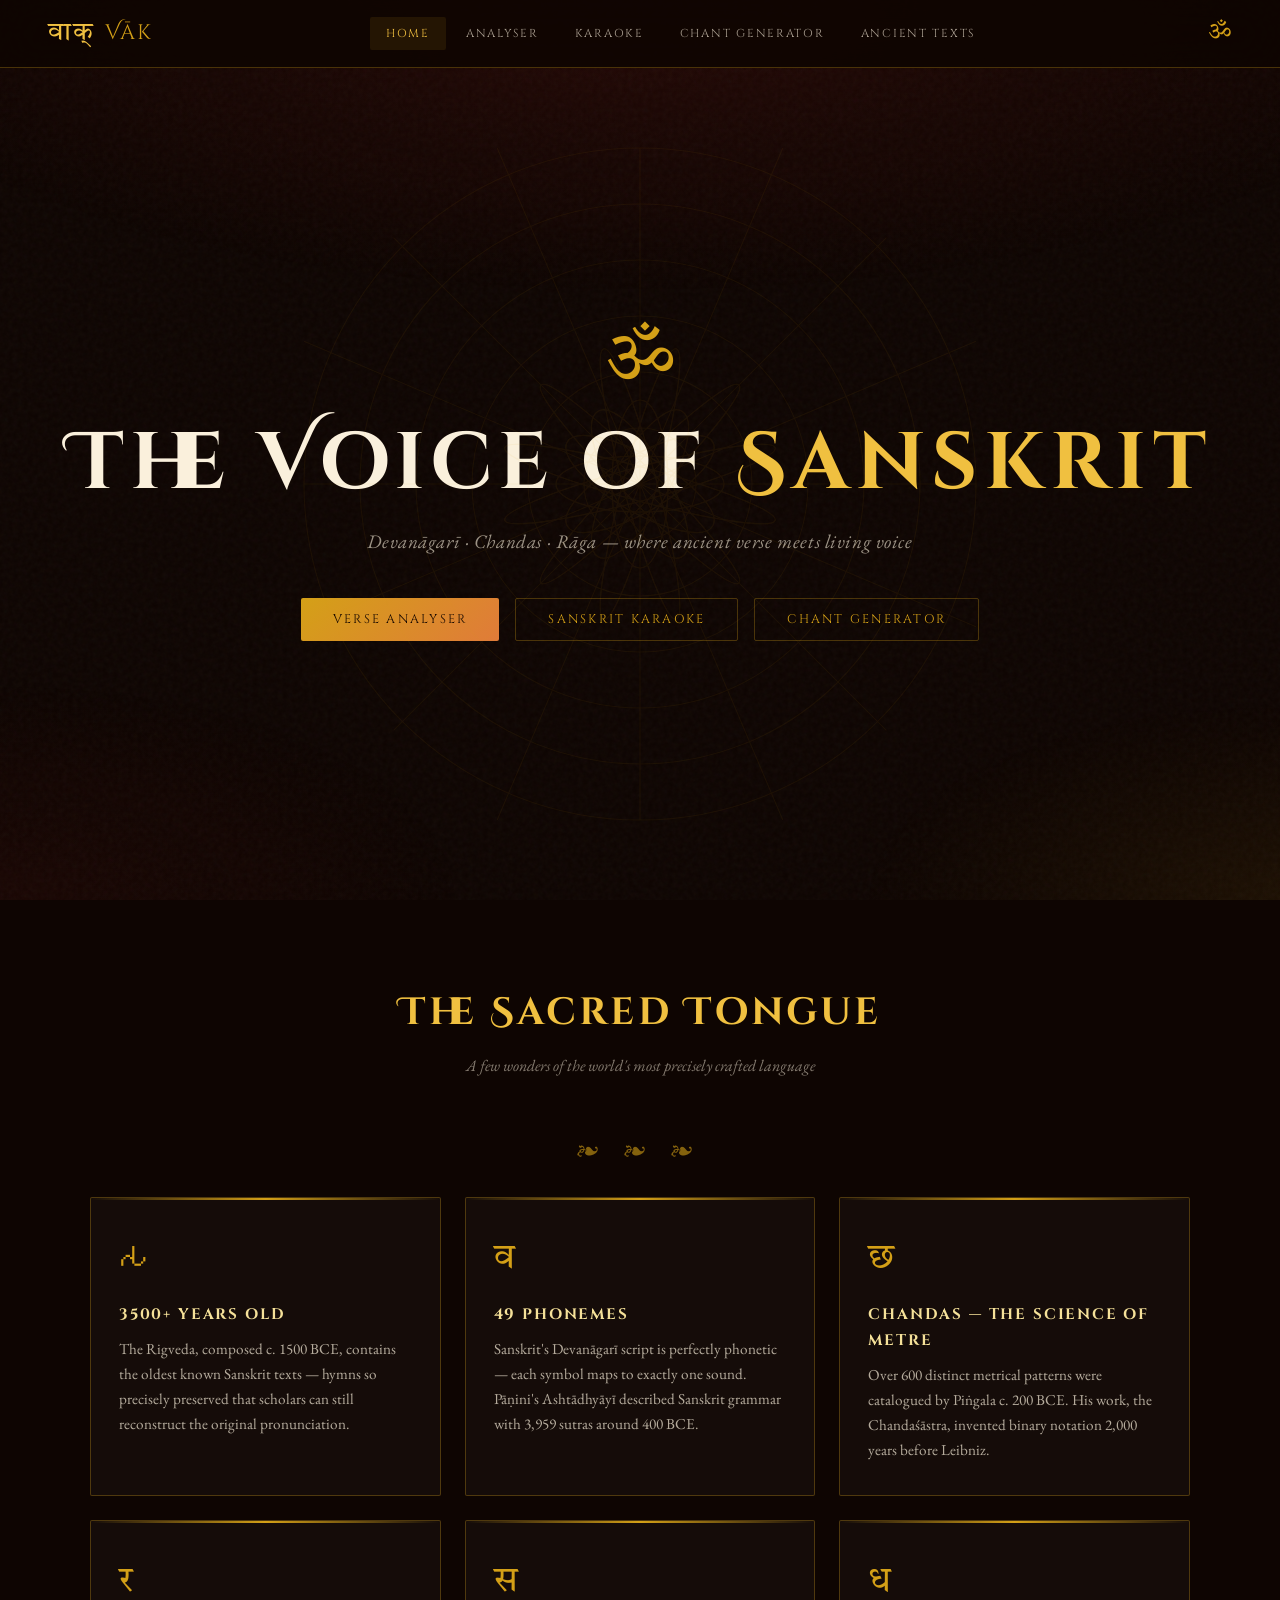
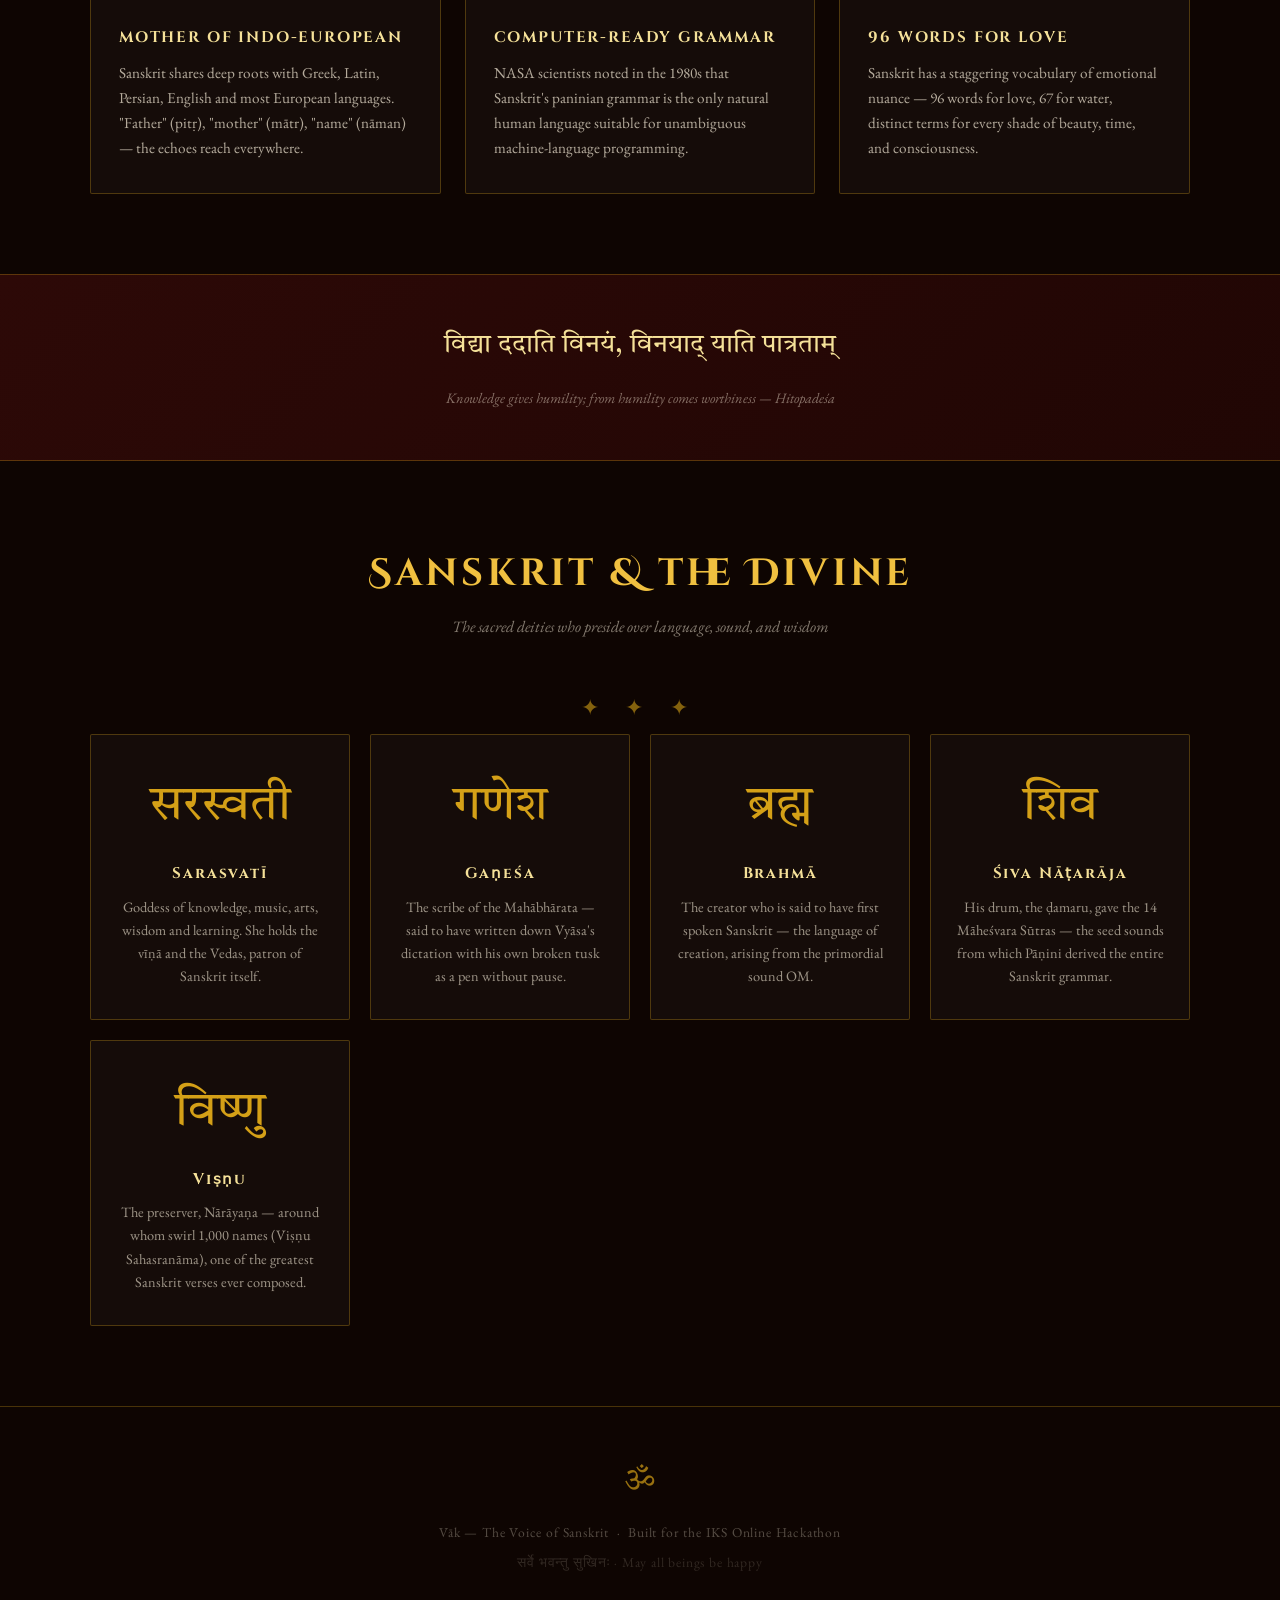
<file: vak_sanskrit_website.html>
<!DOCTYPE html>
<html lang="en">
<head>
<meta charset="UTF-8"/>
<meta name="viewport" content="width=device-width, initial-scale=1.0"/>
<title>Vāk — The Voice of Sanskrit</title>
<link href="https://fonts.googleapis.com/css2?family=Tiro+Devanagari+Sanskrit&family=Cinzel+Decorative:wght@400;700&family=Cinzel:wght@400;600;700&family=EB+Garamond:ital,wght@0,400;0,500;1,400&display=swap" rel="stylesheet"/>

<link rel="stylesheet" href="css/main.css">
<link rel="stylesheet" href="css/heritage.css">
<link rel="stylesheet" href="css/generator.css">
<link rel="stylesheet" href="css/chandas.css">
<link rel="stylesheet" href="css/karaoke.css">
<link rel="stylesheet" href="css/summariser.css">


</head>
<body>

<div class="bg-layer"></div>
<div class="noise-overlay"></div>

<!-- ═══════════════ NAV ═══════════════ -->
<nav>
  <div class="nav-logo" onclick="showPage('home')">
    <span class="devanagari">वाक्</span>
    <span>Vāk</span>
  </div>
  <ul class="nav-links">
    <li><a onclick="showPage('home')"    class="active" id="nav-home">Home</a></li>
    <li><a onclick="showPage('summary')"         id="nav-summary">Analyser</a></li>
    <li><a onclick="showPage('karaoke')"         id="nav-karaoke">Karaoke</a></li>
    <li><a onclick="showPage('chant')"           id="nav-chant">Chant Generator</a></li>
    <li><a onclick="showPage('texts')"           id="nav-texts">Ancient Texts</a></li>
  </ul>
  <span class="nav-om">ॐ</span>
</nav>

<!-- ═══════════════════════════════════
     PAGE: HOME
═══════════════════════════════════════ -->
<div class="page active" id="page-home">

  <section class="hero">
    <!-- Mandala SVG -->
    <svg class="mandala-bg" viewBox="0 0 500 500" xmlns="http://www.w3.org/2000/svg">
      <g fill="none" stroke="#D4A017" stroke-width="0.8">
        <circle cx="250" cy="250" r="240"/><circle cx="250" cy="250" r="200"/>
        <circle cx="250" cy="250" r="160"/><circle cx="250" cy="250" r="120"/>
        <circle cx="250" cy="250" r="80"/> <circle cx="250" cy="250" r="40"/>
        <!-- petals -->
        <g transform="translate(250,250)">
          <ellipse rx="20" ry="60" transform="rotate(0)"  />
          <ellipse rx="20" ry="60" transform="rotate(30)" />
          <ellipse rx="20" ry="60" transform="rotate(60)" />
          <ellipse rx="20" ry="60" transform="rotate(90)" />
          <ellipse rx="20" ry="60" transform="rotate(120)"/>
          <ellipse rx="20" ry="60" transform="rotate(150)"/>
          <ellipse rx="20" ry="60" transform="rotate(180)"/>
          <ellipse rx="20" ry="60" transform="rotate(210)"/>
          <ellipse rx="20" ry="60" transform="rotate(240)"/>
          <ellipse rx="20" ry="60" transform="rotate(270)"/>
          <ellipse rx="20" ry="60" transform="rotate(300)"/>
          <ellipse rx="20" ry="60" transform="rotate(330)"/>
        </g>
        <!-- outer petals -->
        <g transform="translate(250,250)">
          <ellipse rx="12" ry="100" transform="rotate(15)"  />
          <ellipse rx="12" ry="100" transform="rotate(45)"  />
          <ellipse rx="12" ry="100" transform="rotate(75)"  />
          <ellipse rx="12" ry="100" transform="rotate(105)" />
          <ellipse rx="12" ry="100" transform="rotate(135)" />
          <ellipse rx="12" ry="100" transform="rotate(165)" />
          <ellipse rx="12" ry="100" transform="rotate(195)" />
          <ellipse rx="12" ry="100" transform="rotate(225)" />
          <ellipse rx="12" ry="100" transform="rotate(255)" />
          <ellipse rx="12" ry="100" transform="rotate(285)" />
          <ellipse rx="12" ry="100" transform="rotate(315)" />
          <ellipse rx="12" ry="100" transform="rotate(345)" />
        </g>
        <!-- spokes -->
        <line x1="250" y1="10"  x2="250" y2="490"/>
        <line x1="10"  y1="250" x2="490" y2="250"/>
        <line x1="74"  y1="74"  x2="426" y2="426"/>
        <line x1="426" y1="74"  x2="74"  y2="426"/>
        <line x1="148" y1="10"  x2="352" y2="490"/>
        <line x1="352" y1="10"  x2="148" y2="490"/>
        <line x1="10"  y1="148" x2="490" y2="352"/>
        <line x1="10"  y1="352" x2="490" y2="148"/>
      </g>
    </svg>

    <div class="hero-pre">ॐ</div>
    <h1 class="hero-title">The Voice of <span class="accent">Sanskrit</span></h1>
    <p class="hero-sub">Devanāgarī · Chandas · Rāga — where ancient verse meets living voice</p>
    <div class="hero-cta">
      <button class="btn btn-primary" onclick="showPage('summary')">Verse Analyser</button>
      <button class="btn btn-outline" onclick="showPage('karaoke')">Sanskrit Karaoke</button>
      <button class="btn btn-outline" onclick="showPage('chant')">Chant Generator</button>
    </div>
  </section>

  <!-- Quick Facts -->
  <section class="section">
    <div class="section-inner">
      <h2 class="section-title">The Sacred Tongue</h2>
      <p class="section-subtitle">A few wonders of the world's most precisely crafted language</p>
      <div class="ornament">❧ ❧ ❧</div>
      <div class="facts-strip">
        <div class="fact-card">
          <span class="fact-icon">𑀲</span>
          <h3>3500+ Years Old</h3>
          <p>The Rigveda, composed c. 1500 BCE, contains the oldest known Sanskrit texts — hymns so precisely preserved that scholars can still reconstruct the original pronunciation.</p>
        </div>
        <div class="fact-card">
          <span class="fact-icon">व</span>
          <h3>49 Phonemes</h3>
          <p>Sanskrit's Devanāgarī script is perfectly phonetic — each symbol maps to exactly one sound. Pāṇini's Ashtādhyāyī described Sanskrit grammar with 3,959 sutras around 400 BCE.</p>
        </div>
        <div class="fact-card">
          <span class="fact-icon">छ</span>
          <h3>Chandas — The Science of Metre</h3>
          <p>Over 600 distinct metrical patterns were catalogued by Piṅgala c. 200 BCE. His work, the Chandaśāstra, invented binary notation 2,000 years before Leibniz.</p>
        </div>
        <div class="fact-card">
          <span class="fact-icon">र</span>
          <h3>Mother of Indo-European</h3>
          <p>Sanskrit shares deep roots with Greek, Latin, Persian, English and most European languages. "Father" (pitṛ), "mother" (mātr), "name" (nāman) — the echoes reach everywhere.</p>
        </div>
        <div class="fact-card">
          <span class="fact-icon">स</span>
          <h3>Computer-Ready Grammar</h3>
          <p>NASA scientists noted in the 1980s that Sanskrit's paninian grammar is the only natural human language suitable for unambiguous machine-language programming.</p>
        </div>
        <div class="fact-card">
          <span class="fact-icon">ध</span>
          <h3>96 Words for Love</h3>
          <p>Sanskrit has a staggering vocabulary of emotional nuance — 96 words for love, 67 for water, distinct terms for every shade of beauty, time, and consciousness.</p>
        </div>
      </div>
    </div>
  </section>

  <!-- Quote -->
  <div class="quote-banner">
    <blockquote>विद्या ददाति विनयं, विनयाद् याति पात्रताम्</blockquote>
    <cite>Knowledge gives humility; from humility comes worthiness — Hitopadeśa</cite>
  </div>

  <!-- Deity connections -->
  <section class="section">
    <div class="section-inner">
      <h2 class="section-title">Sanskrit & the Divine</h2>
      <p class="section-subtitle">The sacred deities who preside over language, sound, and wisdom</p>
      <div class="ornament">✦ ✦ ✦</div>
      <div class="deity-grid">
        <div class="deity-card">
          <span class="deity-symbol">सरस्वती</span>
          <h3>Sarasvatī</h3>
          <p>Goddess of knowledge, music, arts, wisdom and learning. She holds the vīṇā and the Vedas, patron of Sanskrit itself.</p>
        </div>
        <div class="deity-card">
          <span class="deity-symbol">गणेश</span>
          <h3>Gaṇeśa</h3>
          <p>The scribe of the Mahābhārata — said to have written down Vyāsa's dictation with his own broken tusk as a pen without pause.</p>
        </div>
        <div class="deity-card">
          <span class="deity-symbol">ब्रह्म</span>
          <h3>Brahmā</h3>
          <p>The creator who is said to have first spoken Sanskrit — the language of creation, arising from the primordial sound OM.</p>
        </div>
        <div class="deity-card">
          <span class="deity-symbol">शिव</span>
          <h3>Śiva Nāṭarāja</h3>
          <p>His drum, the ḍamaru, gave the 14 Māheśvara Sūtras — the seed sounds from which Pāṇini derived the entire Sanskrit grammar.</p>
        </div>
        <div class="deity-card">
          <span class="deity-symbol">विष्णु</span>
          <h3>Viṣṇu</h3>
          <p>The preserver, Nārāyaṇa — around whom swirl 1,000 names (Viṣṇu Sahasranāma), one of the greatest Sanskrit verses ever composed.</p>
        </div>
      </div>
    </div>
  </section>

</div>

<!-- ═══════════════════════════════════
     PAGE: SUMMARISER
═══════════════════════════════════════ -->
<div class="page" id="page-summary">
  <div class="page-banner">
    <span class="devanagari-title">विश्लेषण</span>
    <h1>Verse Analyser</h1>
    <p>Speak, record, or type a Sanskrit verse — get instant English translation, Chandas analysis, and word-by-word breakdown</p>
  </div>

  <div class="tool-container">

    <!-- ── Sanskrit Voice Detector ── -->
<div id="svd-block">
  <div class="svd-wrapper">

    <div class="svd-header">
      <span class="svd-title-icon">🎙</span>
      <div>
        <div class="svd-title">Sanskrit Voice Detector</div>
        <div class="svd-subtitle">Chant or speak a śloka — detected, transcribed & analysed instantly</div>
      </div>
      <div class="svd-lang-badge">देवनागरी</div>
    </div>

    <div class="svd-visualizer" id="svd-visualizer">
      <div class="svd-vis-bars" id="svd-bars"></div>
      <div class="svd-vis-idle" id="svd-idle">
        <span class="svd-idle-om">ॐ</span>
        <span class="svd-idle-text">Press record to begin chanting</span>
      </div>
    </div>

    <div class="svd-status-row">
      <div class="svd-status-dot" id="svd-dot"></div>
      <div class="svd-status-text" id="svd-status">Ready — click Start Recording and chant your śloka</div>
      <div class="svd-timer" id="svd-timer">0:00</div>
    </div>

    <div class="svd-transcript-wrap" id="svd-transcript-wrap" style="display:none">
      <div class="svd-transcript-label">
        <span>Detected Sanskrit</span>
        <span class="svd-confidence" id="svd-confidence"></span>
      </div>
      <div class="svd-transcript" id="svd-transcript"></div>
      <div class="svd-transcript-roman" id="svd-transcript-roman"></div>
    </div>

    <div class="svd-phoneme-strip" id="svd-phoneme-strip" style="display:none">
      <div class="svd-phoneme-label">Phoneme Analysis</div>
      <div class="svd-phonemes" id="svd-phonemes"></div>
    </div>

    <!-- ── English Translation (auto-filled after Analyse) ── -->
    <div id="svd-translation-box" style="display:none; margin-bottom:1rem;">
      <div style="font-family:'Cinzel',serif;font-size:0.65rem;letter-spacing:0.2em;color:#E07B39;text-transform:uppercase;margin-bottom:0.5rem;display:flex;align-items:center;gap:0.6rem;">
        English Translation
        <span style="flex:1;height:1px;background:rgba(212,160,23,0.2);"></span>
      </div>
      <div id="svd-translation-text"
           style="background:rgba(0,0,0,0.35);border:1px solid rgba(212,160,23,0.2);border-radius:3px;
                  padding:1rem 1.2rem;font-family:'EB Garamond',serif;font-size:1.05rem;
                  color:#FAF0DC;line-height:1.75;min-height:2.8rem;font-style:italic;"></div>
      <div id="svd-meaning-text"
           style="margin-top:0.6rem;background:rgba(0,0,0,0.2);border:1px solid rgba(212,160,23,0.12);border-radius:3px;
                  padding:0.75rem 1.2rem;font-size:0.9rem;color:rgba(250,240,220,0.6);line-height:1.65;display:none;"></div>
    </div>

    <div class="svd-controls">
      <button class="svd-btn svd-btn-record" id="svd-record-btn">
        <span class="svd-btn-icon" id="svd-btn-icon">⏺</span>
        <span id="svd-btn-label">Start Recording</span>
      </button>
      <button class="svd-btn svd-btn-clear" id="svd-clear-btn" style="display:none">✕ Clear</button>
      <button class="svd-btn svd-btn-analyse" id="svd-analyse-btn" style="display:none">
        विश्लेष — Analyse Detected Verse
      </button>
    </div>

    <div class="svd-tip">
      💡 Works best in Chrome. Speak clearly — auto-stops after 3 seconds of silence.
    </div>

  </div>
</div>
<!-- ── End Voice Detector ── -->
    <!-- Upload zone -->
    <div class="upload-zone" id="uploadZone" onclick="document.getElementById('audioInput').click()">
      <span class="upload-icon">🎙</span>
      <p><strong>Drop an audio file</strong> or click to browse</p>
      <p style="font-size:0.82rem;margin-top:0.3rem;opacity:0.6">.wav · .mp3 · .m4a · .ogg · .flac</p>
    </div>
    <input type="file" id="audioInput" accept="audio/*"/>
    <div class="file-badge" id="fileBadge">📁 <span id="fileName"></span></div>

    <div class="or-line">or enter Sanskrit text directly</div>
    <textarea id="sktInput" rows="3" placeholder="अत्र संस्कृतश्लोकं लिखत…"></textarea>

    <button class="btn-tool" id="analyzeBtn" onclick="analyzeVerse()">
      विश्लेष — Analyse Verse
    </button>
    <div class="error-box" id="summaryError"></div>

    <!-- Loader -->
    <div class="loader" id="summaryLoader">
      <div class="loader-ring"></div>
      <p>Invoking the Chandas… consulting the scholars…</p>
    </div>

    <!-- Results -->
    <div class="results-panel" id="summaryResults">
      <div class="result-verse">
        <div class="skt" id="r-verse"></div>
        <div class="translit" id="r-translit"></div>
        <div class="source-pill" id="r-source"></div>
      </div>
      <div class="result-grid">
        <div class="rcard">
          <div class="rcard-label">English Translation</div>
          <div class="rcard-body" id="r-translation"></div>
        </div>
        <div class="rcard">
          <div class="rcard-label">Deeper Meaning</div>
          <div class="rcard-body" id="r-meaning"></div>
        </div>
        <div class="rcard full">
          <div class="rcard-label">Chandas · Metrical Analysis</div>
          <div class="meter-name" id="r-meter"></div>
          <div class="meter-pill" id="r-pattern"></div>
          <div class="rcard-body" id="r-meter-desc" style="margin-top:0.5rem;font-style:italic;opacity:0.7;font-size:0.92rem;"></div>
          <div class="meter-stats">
            <div class="mstat"><span class="mstat-val" id="r-padas"></span><span class="mstat-lbl">Pādas</span></div>
            <div class="mstat"><span class="mstat-val" id="r-syllables"></span><span class="mstat-lbl">Syllables</span></div>
          </div>
        </div>
        <div class="rcard full">
          <div class="rcard-label">Simplified Sanskrit</div>
          <div class="rcard-body skt" id="r-simplified"></div>
        </div>
        <div class="rcard full">
          <div class="rcard-label">Word by Word</div>
          <div class="word-chips" id="r-words"></div>
        </div>
      </div>
    </div>

  </div>
</div>

<!-- ═══════════════════════════════════
     PAGE: KARAOKE
═══════════════════════════════════════ -->
<div class="page" id="page-karaoke">
  <div class="page-banner">
    <span class="devanagari-title">कराओके</span>
    <h1>Sanskrit Karaoke</h1>
    <p>Follow the highlighted words as they are chanted — learn pronunciation, rhythm, and meaning in real time</p>
  </div>

  <div class="tool-container" style="max-width:960px">

    <div style="display:grid;grid-template-columns:1fr 2fr;gap:1.5rem;" id="karaokeLayout">

      <!-- Verse selector -->
      <div>
        <div style="font-family:'Cinzel',serif;font-size:0.7rem;letter-spacing:0.2em;color:var(--saffron);text-transform:uppercase;margin-bottom:1rem;">Select a Verse</div>
        <div class="karaoke-verses" id="kVerseList"></div>
      </div>

      <!-- Stage -->
      <div>
        <div class="karaoke-stage">
          <div class="k-line" id="kLine">
            <span class="k-word waiting">Select a verse to begin...</span>
          </div>
          <div class="k-meaning" id="kMeaning"></div>
          <div class="k-progress"><div class="k-progress-bar" id="kBar"></div></div>
        </div>

        <div class="karaoke-controls">
          <button class="k-btn" id="kPlay"  onclick="karaoke.play()">▶ Play</button>
          <button class="k-btn" id="kPause" onclick="karaoke.pause()" style="display:none">⏸ Pause</button>
          <button class="k-btn" onclick="karaoke.reset()">↺ Reset</button>
          <span class="speed-label">Speed:</span>
          <button class="k-btn" onclick="karaoke.setSpeed(0.6)">Slow</button>
          <button class="k-btn" onclick="karaoke.setSpeed(1)">Normal</button>
          <button class="k-btn" onclick="karaoke.setSpeed(1.6)">Fast</button>
        </div>

        <!-- Meaning panel -->
        <div class="rcard" style="margin-top:1.5rem;">
          <div class="rcard-label">Current Verse · Full Meaning</div>
          <div class="rcard-body" id="kFullMeaning" style="font-style:italic;opacity:0.7;">Choose a verse from the list to see its meaning.</div>
        </div>
      </div>
    </div>
  </div>
</div>

<!-- ═══════════════════════════════════
     PAGE: CHANT GENERATOR
═══════════════════════════════════════ -->
<div class="page" id="page-chant">
  <div class="page-banner">
    <span class="devanagari-title">मन्त्र</span>
    <h1>Sanskrit Chant Generator</h1>
    <p>Compose a Sanskrit verse with metrical and melodic constraints — rhythm from Chandas, pitch from Rāga</p>
  </div>

  <div class="tool-container">
    <div class="chant-form">
      <div class="form-row">
        <label class="form-label">Sanskrit Verse (Devanāgarī)</label>
        <textarea id="chantVerse" rows="3" placeholder="ॐ भूर्भुवः स्वः तत्सवितुर्वरेण्यम्…"></textarea>
      </div>
      <div style="display:grid;grid-template-columns:1fr 1fr;gap:1rem;">
        <div class="form-row">
          <label class="form-label">Chandas (Metrical Framework)</label>
          <select class="select-styled" id="chandas">
            <option value="anushtubh">Anuṣṭubh (Śloka) — 8×4 syllables</option>
            <option value="trishtubh">Triṣṭubh — 11×4 syllables</option>
            <option value="jagati">Jagatī — 12×4 syllables</option>
            <option value="mandakranta">Mandākrāntā — 17 syllables/line</option>
            <option value="shardula">Śārdūlavikrīḍita — 19 syllables/line</option>
            <option value="vasantatilaka">Vasantatilakā — 14 syllables/line</option>
            <option value="gayatri">Gāyatrī — 8×3 syllables</option>
          </select>
        </div>
        <div class="form-row">
          <label class="form-label">Rāga (Melodic Framework)</label>
          <select class="select-styled" id="raga">
            <option value="bhairav">Bhairav — dawn, serenity, devotion</option>
            <option value="yaman">Yāman — evening, romance, longing</option>
            <option value="bhairavi">Bhairavī — morning, pathos, farewell</option>
            <option value="darbari">Darbārī Kānaḍā — midnight, grandeur</option>
            <option value="yaman_kalyan">Yāman Kalyāṇ — evening, beauty</option>
            <option value="malkauns">Mālkauṃs — midnight, deep meditation</option>
            <option value="bihag">Bihāg — night, romance, joy</option>
          </select>
        </div>
      </div>
      <div class="form-row">
        <label class="form-label">Tāla (Rhythmic Cycle)</label>
        <select class="select-styled" id="tala">
          <option value="ektaal">Ektāl — 12 beats</option>
          <option value="teentaal">Tīntāl — 16 beats (most common)</option>
          <option value="jhaptaal">Jhaptāl — 10 beats</option>
          <option value="rupak">Rūpak — 7 beats</option>
          <option value="chautaal">Cautāl — 12 beats (dhrupad)</option>
        </select>
      </div>
      <!-- NEW ROW 1: Emotion / Rasa -->
<div class="form-row">
  <label class="form-label">Rasa (Emotional Quality)</label>
  <select class="select-styled" id="chantEmotion">
    <option value="shanta">Śānta — Peace &amp; Serenity</option>
    <option value="bhakti">Bhakti — Devotion &amp; Love</option>
    <option value="vira">Vīra — Heroic &amp; Powerful</option>
    <option value="karuna">Karuṇā — Compassion &amp; Pathos</option>
    <option value="adbhuta">Adbhuta — Wonder &amp; Awe</option>
  </select>
</div>

<!-- NEW ROW 2: Voice Controls (Pitch + Speed sliders) -->
<div class="form-row">
  <label class="form-label">Voice Controls</label>
  <div style="display:grid;grid-template-columns:1fr 1fr 1fr;gap:1.25rem;margin-top:0.3rem;">
    <div>
      <div style="display:flex;justify-content:space-between;margin-bottom:0.4rem;">
        <span style="font-family:'Cinzel',serif;font-size:0.65rem;letter-spacing:0.12em;color:var(--saffron);text-transform:uppercase;">Pitch</span>
        <span style="font-family:'Cinzel',serif;font-size:0.8rem;color:var(--gold);" id="chantPitchVal">0</span>
      </div>
      <input type="range" id="chantPitch" min="-8" max="8" value="0" step="1"
        style="width:100%;accent-color:var(--gold);" oninput="document.getElementById('chantPitchVal').textContent=(this.value>0?'+':'')+this.value"/>
    </div>
    <div>
      <div style="display:flex;justify-content:space-between;margin-bottom:0.4rem;">
        <span style="font-family:'Cinzel',serif;font-size:0.65rem;letter-spacing:0.12em;color:var(--saffron);text-transform:uppercase;">Speed</span>
        <span style="font-family:'Cinzel',serif;font-size:0.8rem;color:var(--gold);" id="chantSpeedVal">1.0×</span>
      </div>
      <input type="range" id="chantSpeed" min="0.5" max="1.8" value="1.0" step="0.1"
        style="width:100%;accent-color:var(--gold);" oninput="document.getElementById('chantSpeedVal').textContent=parseFloat(this.value).toFixed(1)+'×'"/>
    </div>
    <div>
      <div style="display:flex;justify-content:space-between;margin-bottom:0.4rem;">
        <span style="font-family:'Cinzel',serif;font-size:0.65rem;letter-spacing:0.12em;color:var(--saffron);text-transform:uppercase;">Melody</span>
        <span style="font-family:'Cinzel',serif;font-size:0.8rem;color:var(--gold);" id="chantMelodyVal">50%</span>
      </div>
      <input type="range" id="chantMelody" min="0" max="100" value="50" step="5"
        style="width:100%;accent-color:var(--gold);" oninput="document.getElementById('chantMelodyVal').textContent=this.value+'%'"/>
    </div>
  </div>
</div>

<!-- NEW ROW 3: Language toggle -->
<div class="form-row">
  <label class="form-label">Output Language</label>
  <div style="display:flex;gap:0.6rem;flex-wrap:wrap;">
    <button type="button" class="k-btn active-btn" id="langSa" onclick="selectChantLang('sa',this)">संस्कृत Sanskrit</button>
    <button type="button" class="k-btn" id="langHi" onclick="selectChantLang('hi',this)">हिन्दी Hindi</button>
    <button type="button" class="k-btn" id="langEn" onclick="selectChantLang('en',this)">English</button>
  </div>
</div>

<!-- NEW ROW 4: Voice Profile -->
<div class="form-row">
  <label class="form-label">Voice Profile</label>
  <select class="select-styled" id="chantVoiceProfile">
    <option value="pandit">🧘 Pandit — deep vedic resonance</option>
    <option value="devi">🌸 Devī — soft, melodious</option>
    <option value="sage">🔱 Ṛṣi — ancient, slow, wise</option>
    <option value="narrator">📖 Narrator — clear, measured</option>
  </select>
</div>
<div style="display:grid;grid-template-columns:1fr auto;gap:0.75rem;align-items:end;">
  <button class="btn-tool" id="chantGenerateBtn" onclick="generateChant()">
    उत्पन्न करें — Generate Chant Pattern
  </button>
  <button class="btn-tool" id="chantSpeakBtn" onclick="speakChant()" disabled
    style="width:auto;padding:0.95rem 1.5rem;background:linear-gradient(135deg,#1A6B6B,#0D4040);">
    🔊 Speak
  </button>
</div>
     
    </div>

    <div class="loader" id="chantLoader">
      <div class="loader-ring"></div>
      <p>Consulting Pāṇini and the Gandharvas…</p>
    </div>

    <div class="chant-output" id="chantOutput">
      <div class="chant-raga-tag" id="chantRagaTag">🎵 Rāga · Chandas Pattern</div>
      <div class="chant-verse-main" id="chantVerseOut"></div>
      <div class="notation-line" id="chantNotation"></div>

      <div class="visualizer" id="chantVisualizer">
        <div class="v-bar" style="height:20px"></div>
        <div class="v-bar" style="height:35px"></div>
        <div class="v-bar" style="height:15px"></div>
        <div class="v-bar" style="height:45px"></div>
        <div class="v-bar" style="height:28px"></div>
        <div class="v-bar" style="height:50px"></div>
        <div class="v-bar" style="height:22px"></div>
        <div class="v-bar" style="height:40px"></div>
        <div class="v-bar" style="height:18px"></div>
        <div class="v-bar" style="height:38px"></div>
      </div>

      <!-- Audio playback controls — shown after generation -->
<div id="chantAudioControls" style="display:none;margin-top:1.2rem;">
  <div style="display:flex;gap:0.75rem;justify-content:center;flex-wrap:wrap;margin-bottom:1rem;">
    <button class="k-btn" id="chantPlayBtn" onclick="speakChant()">▶ Play</button>
    <button class="k-btn" onclick="pauseChant()">⏸ Pause</button>
    <button class="k-btn" onclick="stopChant()">⏹ Stop</button>
    <button class="k-btn" onclick="downloadChantAudio()">⬇ Save</button>
  </div>
  <div id="chantPhonemes" style="display:flex;flex-wrap:wrap;gap:0.5rem;justify-content:center;margin-top:0.5rem;"></div>
</div>

<!-- AI Analysis card — shown after generation -->
<div class="rcard" id="chantAiCard" style="display:none;margin-top:1.5rem;text-align:left;">
  <div class="rcard-label">AI Chant Analysis</div>
  <div class="rcard-body" id="chantAiBody" style="white-space:pre-line;line-height:1.85;"></div>
</div>

<!-- Error -->
<div class="error-box" id="chantError" style="margin-top:1rem;"></div>

      <div class="chant-details" id="chantDetails"></div>
    </div>

    <!-- Info cards -->
    <div style="margin-top:3rem">
      <h3 style="font-family:'Cinzel',serif;font-size:1rem;letter-spacing:0.15em;color:var(--gold-pale);margin-bottom:1.2rem;text-align:center;text-transform:uppercase;">What Is Chandas?</h3>
      <div style="display:grid;grid-template-columns:repeat(auto-fit,minmax(240px,1fr));gap:1rem;">
        <div class="rcard">
          <div class="rcard-label">Guru · Heavy</div>
          <div class="rcard-body">A <strong style="color:var(--gold)">G (Guru)</strong> syllable is "heavy" — it contains a long vowel (ā, ī, ū) or is followed by a consonant cluster. It takes 2 mātrās (time units).</div>
        </div>
        <div class="rcard">
          <div class="rcard-label">Laghu · Light</div>
          <div class="rcard-body">A <strong style="color:var(--gold)">L (Laghu)</strong> syllable is "light" — it contains a short vowel (a, i, u) not followed by a cluster. It takes 1 mātrā.</div>
        </div>
        <div class="rcard">
          <div class="rcard-label">Pāda · Foot</div>
          <div class="rcard-body">A <strong style="color:var(--gold)">Pāda</strong> is a quarter-verse. Most Sanskrit metres have 4 pādas. The Anuṣṭubh śloka (32 syllables, 4×8) is the most widely used metre in all of Sanskrit literature.</div>
        </div>
        <div class="rcard">
          <div class="rcard-label">Gāyatrī Metre</div>
          <div class="rcard-body">The sacred Gāyatrī mantra uses the Gāyatrī metre: 3 pādas of 8 syllables each (24 total). It is considered the "mother of all metres" in the Vedas.</div>
        </div>
      </div>
    </div>
  </div>
</div>

<!-- ═══════════════════════════════════
     PAGE: ANCIENT TEXTS
═══════════════════════════════════════ -->
<div class="page" id="page-texts">
  <div class="page-banner">
    <span class="devanagari-title">ग्रन्थ</span>
    <h1>Ancient Texts & History</h1>
    <p>From the primordial hymns of the Ṛgveda to the mathematical elegance of Pāṇini — a journey through 5,000 years</p>
  </div>

  <div class="tool-container" style="max-width:900px">

    <div class="section-inner" style="padding:2rem 0">
      <h2 class="section-title" style="text-align:left;margin-bottom:0.3rem;">The Śruti — "That Which Is Heard"</h2>
      <p style="font-style:italic;color:rgba(250,240,220,0.5);margin-bottom:2.5rem;font-size:0.97rem;">The directly revealed scriptures, passed orally for millennia before being written</p>

      <div class="timeline">
        <div class="timeline-item">
          <div class="timeline-year">c. 1500–1200 BCE</div>
          <h3>Ṛgveda</h3>
          <p>The oldest religious text in any Indo-European language. 10,552 mantras in 1,028 hymns, composed across 10 maṇḍalas (books). Primarily hymns to Agni (fire), Indra, and Varuṇa. The word "veda" itself means "knowledge."</p>
        </div>
        <div class="timeline-item">
          <div class="timeline-year">c. 1200–900 BCE</div>
          <h3>Sāmaveda & Yajurveda</h3>
          <p>The Sāmaveda is the "Veda of melodies" — most of its 1,875 verses are drawn from the Ṛgveda but set to musical notation (sāman). It is the direct ancestor of Indian classical music. The Yajurveda contains prose mantras for ritual.</p>
        </div>
        <div class="timeline-item">
          <div class="timeline-year">c. 900–700 BCE</div>
          <h3>Atharvaveda</h3>
          <p>The fourth Veda — more earthly in focus, containing hymns for healing, longevity, cosmology, marriage, and statecraft. It contains early mathematical and astronomical observations.</p>
        </div>
        <div class="timeline-item">
          <div class="timeline-year">c. 800–200 BCE</div>
          <h3>Upaniṣads (108 texts)</h3>
          <p>The philosophical culmination of the Vedic period. The word means "to sit near" — as a student sits near a teacher. They introduce the key concepts of Brahman (universal consciousness), Ātman (self), karma, and mokṣa. The Bṛhadāraṇyaka and Chāndogya Upaniṣads are among the oldest philosophical texts in the world.</p>
        </div>
      </div>

      <div style="height:2px;background:linear-gradient(90deg,transparent,var(--border),transparent);margin:3rem 0;"></div>

      <h2 class="section-title" style="text-align:left;margin-bottom:0.3rem;">The Smṛti — "That Which Is Remembered"</h2>
      <p style="font-style:italic;color:rgba(250,240,220,0.5);margin-bottom:2.5rem;font-size:0.97rem;">The authored epics, purāṇas, and law codes of classical Sanskrit literature</p>

      <div class="timeline">
        <div class="timeline-item">
          <div class="timeline-year">c. 400 BCE – 400 CE</div>
          <h3>Mahābhārata</h3>
          <p>The world's longest epic poem — approximately 1.8 million words, roughly ten times the length of the Iliad and Odyssey combined. Attributed to sage Vyāsa, scribed by Gaṇeśa. Contains the Bhagavad Gītā (700 verses), the Viṣṇu Sahasranāma, and encyclopaedic lore spanning dharma, artha, kāma, and mokṣa.</p>
        </div>
        <div class="timeline-item">
          <div class="timeline-year">c. 500 BCE – 300 CE</div>
          <h3>Rāmāyaṇa</h3>
          <p>24,000 verses in 7 kāṇḍas (books) by Vālmīki — the "first poet" (ādi kavi). The story of Rāma and Sītā is one of the most beloved and widely adapted narratives on earth, influencing the cultures of South and Southeast Asia for three millennia.</p>
        </div>
        <div class="timeline-item">
          <div class="timeline-year">c. 300–1200 CE</div>
          <h3>18 Mahāpurāṇas</h3>
          <p>The great encyclopaedic texts — the Bhāgavata Purāṇa, Viṣṇu Purāṇa, Śiva Purāṇa, and 15 others. Together they contain cosmology, genealogies, geography, pilgrimage sites, temple architecture, and devotional theology. The Bhāgavata alone runs to 18,000 verses.</p>
        </div>
        <div class="timeline-item">
          <div class="timeline-year">c. 400 BCE</div>
          <h3>Aṣṭādhyāyī by Pāṇini</h3>
          <p>Perhaps the most extraordinary intellectual achievement of antiquity — a complete, generative grammar of Sanskrit in 3,959 sūtras (rules), so precise and economical that modern linguists consider it a masterpiece of formal linguistics, anticipating Chomskyan generative grammar by 2,400 years.</p>
        </div>
        <div class="timeline-item">
          <div class="timeline-year">c. 200 BCE</div>
          <h3>Chandaśāstra by Piṅgala</h3>
          <p>The science of Sanskrit metres. In cataloguing syllable patterns, Piṅgala described binary sequences (using laghu = 0, guru = 1) and the Pascal's triangle — making this the earliest known description of binary arithmetic and combinatorics in history.</p>
        </div>
        <div class="timeline-item">
          <div class="timeline-year">c. 200 BCE – 200 CE</div>
          <h3>Arthaśāstra by Kauṭilya</h3>
          <p>A remarkably sophisticated treatise on statecraft, economic policy, military strategy, and espionage by Candragupta Maurya's minister. Often compared to Machiavelli's Prince, but written 1,800 years earlier, covering everything from foreign policy to market regulation.</p>
        </div>
      </div>

      <div style="height:2px;background:linear-gradient(90deg,transparent,var(--border),transparent);margin:3rem 0;"></div>

      <h2 class="section-title" style="text-align:left;margin-bottom:1.5rem;">Sanskrit by the Numbers</h2>
      <div class="facts-strip">
        <div class="fact-card">
          <span class="fact-icon">१</span>
          <h3>1.8 Million Words</h3>
          <p>The Mahābhārata — the longest literary work in human history.</p>
        </div>
        <div class="fact-card">
          <span class="fact-icon">२</span>
          <h3>30 Million Manuscripts</h3>
          <p>India holds more surviving handwritten manuscripts than any other civilisation — the vast majority in Sanskrit.</p>
        </div>
        <div class="fact-card">
          <span class="fact-icon">३</span>
          <h3>600+ Metres</h3>
          <p>Piṅgala catalogued over 600 Sanskrit prosodic metres, each with precise rules governing syllable weight and arrangement.</p>
        </div>
        <div class="fact-card">
          <span class="fact-icon">४</span>
          <h3>3,959 Sūtras</h3>
          <p>Pāṇini's Aṣṭādhyāyī — a complete generative grammar of a natural language — in under 4,000 rules.</p>
        </div>
      </div>
    </div>
  </div>
</div>

<!-- ═══════════════════════════════════
     FOOTER
═══════════════════════════════════════ -->
<footer>
  <span class="footer-om">ॐ</span>
  <p>Vāk — The Voice of Sanskrit &nbsp;·&nbsp; Built for the IKS Online Hackathon</p>
  <p style="margin-top:0.4rem;opacity:0.5;">सर्वे भवन्तु सुखिनः · May all beings be happy</p>
</footer>

<!-- ═══════════════════════════════════════════════════
     JAVASCRIPT
═══════════════════════════════════════════════════ -->
<script>
// ── PAGE ROUTING ─────────────────────────────
function showPage(id){
  document.querySelectorAll('.page').forEach(p=>p.classList.remove('active'));
  document.querySelectorAll('.nav-links a').forEach(a=>a.classList.remove('active'));
  document.getElementById('page-'+id).classList.add('active');
  document.getElementById('nav-'+id).classList.add('active');
  window.scrollTo({top:0,behavior:'smooth'});
}

// ── DRAG & DROP UPLOAD ────────────────────────
const uploadZone = document.getElementById('uploadZone');
const audioInput = document.getElementById('audioInput');
let selectedFile = null;

if(uploadZone){
  uploadZone.addEventListener('dragover',e=>{e.preventDefault();uploadZone.classList.add('drag-over');});
  uploadZone.addEventListener('dragleave',()=>uploadZone.classList.remove('drag-over'));
  uploadZone.addEventListener('drop',e=>{
    e.preventDefault();uploadZone.classList.remove('drag-over');
    if(e.dataTransfer.files[0]) setAudioFile(e.dataTransfer.files[0]);
  });
  audioInput.addEventListener('change',e=>{if(e.target.files[0]) setAudioFile(e.target.files[0]);});
}
function setAudioFile(f){
  selectedFile=f;
  document.getElementById('fileName').textContent=f.name;
  document.getElementById('fileBadge').style.display='inline-block';
}

// ── ANALYSER ────────────────────────────────
async function analyzeVerse(){
  const btn=document.getElementById('analyzeBtn');
  const loader=document.getElementById('summaryLoader');
  const results=document.getElementById('summaryResults');
  const errBox=document.getElementById('summaryError');
  const text=document.getElementById('sktInput').value.trim();

  errBox.style.display='none';
  results.style.display='none';

  if(!selectedFile && !text){
    errBox.textContent='⚠ Please upload an audio file or enter Sanskrit text.';
    errBox.style.display='block';return;
  }

  btn.disabled=true; loader.style.display='block';

  try{
    const verseText = text || (selectedFile ? selectedFile.name : '');
    const prompt = `You are a Sanskrit scholar. Analyse this Sanskrit verse and respond ONLY with a JSON object, no markdown, no explanation.

Verse: ${verseText}

Return this exact JSON:
{
  "transcribed_text": "verse in Devanagari",
  "transliteration": "IAST transliteration",
  "source_context": "source if known, else Unknown",
  "english_translation": "full English translation",
  "meaning": "deeper philosophical meaning in 2-3 sentences",
  "simplified_sanskrit": "simpler Sanskrit paraphrase",
  "chandas_analysis": {
    "meter_name": "name of the metre",
    "syllable_pattern": "G/L pattern",
    "description": "brief description of this metre",
    "pada_count": 4,
    "total_syllables": 32
  },
  "word_by_word": [
    {"word": "word1", "root": "root1", "meaning": "meaning1"}
  ]
}`;

    const resp = await fetch('https://api.anthropic.com/v1/messages', {
      method: 'POST',
      headers: { 'Content-Type': 'application/json' },
      body: JSON.stringify({
        model: 'claude-sonnet-4-20250514',
        max_tokens: 1500,
        messages: [{ role: 'user', content: prompt }]
      })
    });

    if(!resp.ok) throw new Error('API error ' + resp.status);
    const apiData = await resp.json();
    const raw = apiData.content.map(c => c.text || '').join('');
    const clean = raw.replace(/```json|```/g, '').trim();
    const parsed = JSON.parse(clean);
    renderSummary(parsed);
  }catch(e){
    errBox.textContent='⚠ '+e.message;
    errBox.style.display='block';
  }finally{
    btn.disabled=false; loader.style.display='none';
  }
}

function renderSummary(d){
  document.getElementById('r-verse').textContent=d.transcribed_text||'';
  document.getElementById('r-translit').textContent=d.transliteration||'';
  document.getElementById('r-source').textContent=d.source_context||'Unknown source';
  document.getElementById('r-translation').textContent=d.english_translation||'';
  document.getElementById('r-meaning').textContent=d.meaning||'';
  document.getElementById('r-simplified').textContent=d.simplified_sanskrit||'';
  const c=d.chandas_analysis||{};
  document.getElementById('r-meter').textContent=c.meter_name||'—';
  document.getElementById('r-pattern').textContent=c.syllable_pattern||'';
  document.getElementById('r-meter-desc').textContent=c.description||'';
  document.getElementById('r-padas').textContent=c.pada_count||'—';
  document.getElementById('r-syllables').textContent=c.total_syllables||'—';
  const wg=document.getElementById('r-words');wg.innerHTML='';
  (d.word_by_word||[]).forEach(w=>{
    const ch=document.createElement('div');ch.className='chip';
    ch.innerHTML=`<span class="cw">${w.word}</span><span class="cr">√ ${w.root}</span><span class="cm">${w.meaning}</span>`;
    wg.appendChild(ch);
  });
  const rp=document.getElementById('summaryResults');
  rp.style.display='block';
  rp.scrollIntoView({behavior:'smooth',block:'start'});
}

// ── KARAOKE ───────────────────────────────────
const KARAOKE_VERSES = [
  {
    id:1, title:'Gāyatrī Mantra', source:'Rigveda 3.62.10',
    devanagari:'ॐ भूर्भुवः स्वः तत्सवितुर्वरेण्यं भर्गो देवस्य धीमहि धियो यो नः प्रचोदयात्',
    roman:'Om bhūr bhuvaḥ svaḥ tat saviturvareṇyaṃ bhargo devasya dhīmahi dhiyo yo naḥ pracodayāt',
    meaning:'We meditate upon the divine light of the radiant sun. May that supreme consciousness illuminate our intellect and inspire us toward righteousness.',
    words:['ॐ','भूर्','भुवः','स्वः','तत्','सवितुर्','वरेण्यं','भर्गो','देवस्य','धीमहि','धियो','यो','नः','प्रचोदयात्'],
    wordMeanings:['OM','earth','atmosphere','heaven','that','of the Sun','most adorable','radiance','of the divine','we meditate','intellect','who','our','may inspire']
  },
  {
    id:2, title:'Mahāmṛtyuñjaya Mantra', source:'Rigveda 7.59.12',
    devanagari:'ॐ त्र्यम्बकं यजामहे सुगन्धिं पुष्टिवर्धनम् उर्वारुकमिव बन्धनान् मृत्योर्मुक्षीय मामृतात्',
    roman:'Om tryambakaṃ yajāmahe sugandhiṃ puṣṭivardhanam urvārukamiva bandhanān mṛtyormukṣīya māmṛtāt',
    meaning:'We worship the three-eyed Lord Śiva who is fragrant and nourishes all. Like the cucumber freed from its stem, may he liberate us from the bondage of death and not from immortality.',
    words:['ॐ','त्र्यम्बकं','यजामहे','सुगन्धिं','पुष्टि-','वर्धनम्','उर्वारुकम्','इव','बन्धनान्','मृत्योर्','मुक्षीय','मा','अमृतात्'],
    wordMeanings:['OM','three-eyed Śiva','we worship','fragrant','nourishment','increasing','cucumber','like','from bondage','from death','may liberate','not','from immortality']
  },
  {
    id:3, title:'Śānti Pāṭha', source:'Bṛhadāraṇyaka Upaniṣad',
    devanagari:'ॐ पूर्णमदः पूर्णमिदं पूर्णात् पूर्णमुदच्यते पूर्णस्य पूर्णमादाय पूर्णमेवावशिष्यते',
    roman:'Om pūrṇamadaḥ pūrṇamidaṃ pūrṇāt pūrṇamudacyate pūrṇasya pūrṇamādāya pūrṇamevāvaśiṣyate',
    meaning:'That (Brahman) is whole. This (universe) is whole. From wholeness, wholeness comes forth. Even after wholeness is taken from wholeness, wholeness remains.',
    words:['ॐ','पूर्णम्-अदः','पूर्णम्-इदं','पूर्णात्','पूर्णम्','उदच्यते','पूर्णस्य','पूर्णम्-आदाय','पूर्णम्-एव','अवशिष्यते'],
    wordMeanings:['OM','that is whole','this is whole','from wholeness','wholeness','emerges','of wholeness','taking wholeness','wholeness only','remains']
  },
  {
    id:4, title:'Bhagavad Gītā 2.47', source:'Bhagavad Gītā',
    devanagari:'कर्मण्येवाधिकारस्ते मा फलेषु कदाचन मा कर्मफलहेतुर्भूर्मा ते सङ्गोऽस्त्वकर्मणि',
    roman:'karmaṇyevādhikāraste mā phaleṣu kadācana mā karmaphalaheturbhūrmā te saṅgo\'stvakarmaṇi',
    meaning:'You have the right to perform your actions, but never to the fruits of your actions. Never let the fruit be the purpose of your actions, and never stop doing your duty.',
    words:['कर्मणि','एव','अधिकारः','ते','मा','फलेषु','कदाचन','मा','कर्मफल','हेतुः','भूः','मा','ते','सङ्गः','अस्तु','अकर्मणि'],
    wordMeanings:['in action','only','right/entitlement','your','not','in fruits','ever','not','action\'s fruit','cause','be','not','your','attachment','let there be','in inaction']
  }
];

// Build verse list
function buildKaraoke(){
  const list=document.getElementById('kVerseList');
  if(!list) return;
  KARAOKE_VERSES.forEach(v=>{
    const el=document.createElement('div');
    el.className='kverse';el.dataset.id=v.id;
    el.innerHTML=`<span class="kverse-num">${String(v.id).padStart(2,'0')}</span>
    <div class="kverse-text">
      <div class="kverse-devanagari">${v.title}</div>
      <div class="kverse-roman">${v.source}</div>
    </div>`;
    el.onclick=()=>karaoke.load(v);
    list.appendChild(el);
  });
}

// Karaoke engine
const karaoke = {
  verse:null, words:[], idx:0, timer:null, speed:1, playing:false,

  load(v){
    this.reset();
    this.verse=v;
    document.querySelectorAll('.kverse').forEach(el=>el.classList.remove('selected'));
    document.querySelector(`.kverse[data-id="${v.id}"]`)?.classList.add('selected');
    document.getElementById('kFullMeaning').textContent=v.meaning;
    document.getElementById('kMeaning').textContent='';
    this.words=v.words;
    this.renderLine();
    document.getElementById('kBar').style.width='0%';
  },

  renderLine(){
    const line=document.getElementById('kLine');
    line.innerHTML='';
    this.words.forEach((w,i)=>{
      const s=document.createElement('span');
      s.className='k-word '+(i<this.idx?'done':i===this.idx?'active':'waiting');
      s.textContent=w+' ';s.dataset.i=i;line.appendChild(s);
    });
  },

  play(){
    if(!this.verse){return;}
    if(this.playing) return;
    this.playing=true;
    document.getElementById('kPlay').style.display='none';
    document.getElementById('kPause').style.display='';
    this.tick();
  },

  tick(){
    if(this.idx>=this.words.length){this.finish();return;}
    this.renderLine();
    const meaning=this.verse.wordMeanings?.[this.idx]||'';
    document.getElementById('kMeaning').textContent=meaning;
    const pct=((this.idx+1)/this.words.length)*100;
    document.getElementById('kBar').style.width=pct+'%';
    const delay=Math.round((800+Math.random()*400)/this.speed);
    this.timer=setTimeout(()=>{this.idx++;if(this.playing)this.tick();},delay);
  },

  pause(){
    this.playing=false;
    clearTimeout(this.timer);
    document.getElementById('kPlay').style.display='';
    document.getElementById('kPause').style.display='none';
  },

  reset(){
    this.pause();this.idx=0;
    if(this.verse) this.renderLine();
    else document.getElementById('kLine').innerHTML='<span class="k-word waiting">Select a verse to begin...</span>';
    document.getElementById('kMeaning').textContent='';
    document.getElementById('kBar').style.width='0%';
  },

  finish(){
    this.playing=false;
    document.getElementById('kPlay').style.display='';
    document.getElementById('kPause').style.display='none';
    document.getElementById('kMeaning').textContent='✦ Verse complete ✦';
  },

  setSpeed(s){this.speed=s;}
};

buildKaraoke();

// ── CHANT GENERATOR ───────────────────────────
const RAGA_DATA = {
  bhairav:    {name:'Bhairav',      swaras:'Sa Re♭ Ga Ma Pa Dha♭ Ni Sa',     mood:'Serenity, Dawn, Devotion',     time:'Early Morning (6–9 AM)'},
  yaman:      {name:'Yāman',        swaras:'Sa Re Ga Ma♯ Pa Dha Ni Sa',      mood:'Romance, Beauty, Longing',     time:'Evening (6–9 PM)'},
  bhairavi:   {name:'Bhairavī',     swaras:'Sa Re♭ Ga♭ Ma Pa Dha♭ Ni♭ Sa',  mood:'Pathos, Farewell, Devotion',   time:'Morning (6–9 AM)'},
  darbari:    {name:'Darbārī Kānaḍā',swaras:'Sa Re Ga♭ Ma Pa Dha♭ Ni♭ Sa', mood:'Grandeur, Gravity, Power',     time:'Late Night (12–3 AM)'},
  yaman_kalyan:{name:'Yāman Kalyāṇ',swaras:'Sa Re Ga Ma♯ Pa Dha Ni Sa',     mood:'Beauty, Contemplation',        time:'Evening Twilight'},
  malkauns:   {name:'Mālkauṃs',     swaras:'Sa Ga♭ Ma Dha♭ Ni♭ Sa',        mood:'Deep Meditation, Midnight',    time:'Midnight (12–3 AM)'},
  bihag:      {name:'Bihāg',        swaras:'Sa Re Ga Ma Ma♯ Pa Dha Ni Sa',   mood:'Romance, Joyful, Night',       time:'Night (9 PM–12 AM)'}
};
const CHANDAS_DATA = {
  anushtubh:     {name:'Anuṣṭubh',        pattern:'G L G G | L L G G',  syllables:'8 per pāda × 4 = 32'},
  trishtubh:     {name:'Triṣṭubh',        pattern:'G G L G | G L L G G L L G', syllables:'11 per pāda × 4 = 44'},
  jagati:        {name:'Jagatī',          pattern:'G G L G | G L L G G L L G G', syllables:'12 per pāda × 4 = 48'},
  mandakranta:   {name:'Mandākrāntā',     pattern:'G G G G | G L L G | G L G G L G G', syllables:'17 per line'},
  shardula:      {name:'Śārdūlavikrīḍita',pattern:'G G G L | G G G L | L L G L G G G', syllables:'19 per line'},
  vasantatilaka: {name:'Vasantatilakā',   pattern:'G G L G | G L L G | L L G G', syllables:'14 per line'},
  gayatri:       {name:'Gāyatrī',         pattern:'G L G G | L L G G',  syllables:'8 per pāda × 3 = 24'}
};
const TALA_DATA = {
  ektaal:  {name:'Ektāl',  beats:12, pattern:'|1 2|3 4|5 6|7 8|9 10|11 12|'},
  teentaal:{name:'Tīntāl', beats:16, pattern:'|1 2 3 4|5 6 7 8|9 10 11 12|13 14 15 16|'},
  jhaptaal:{name:'Jhaptāl',beats:10, pattern:'|1 2|3 4 5|6 7|8 9 10|'},
  rupak:   {name:'Rūpak',  beats:7,  pattern:'|1 2 3|4 5|6 7|'},
  chautaal:{name:'Cautāl', beats:12, pattern:'|1 2|3 4|5 6|7 8|9 10|11 12|'}
};


/* ══════════════════════════════════════════════════════════
   CHANT GENERATOR — UPGRADES
   • AI analysis via Anthropic API
   • Web Speech API playback with emotion/pitch/speed
   • Language selection
   • Phoneme strip
══════════════════════════════════════════════════════════ */

/* State */
let chantLang         = 'sa';
let chantUtter        = null;
let lastGeneratedText = '';

/* Language selector */
function selectChantLang(lang, el) {
  chantLang = lang;
  document.querySelectorAll('#langSa,#langHi,#langEn').forEach(b => b.classList.remove('active-btn'));
  el.classList.add('active-btn');
}

/* ── UPGRADED generateChant() ────────────────────────────
   DELETE the old generateChant() and use this one instead.
────────────────────────────────────────────────────────── */
async function generateChant() {
  const verse   = document.getElementById('chantVerse').value.trim();
  const chandas = document.getElementById('chandas').value;
  const raga    = document.getElementById('raga').value;
  const tala    = document.getElementById('tala').value;
  const emotion = document.getElementById('chantEmotion').value;
  const voice   = document.getElementById('chantVoiceProfile').value;
  const melody  = document.getElementById('chantMelody').value;

  if (!verse) { alert('Please enter a Sanskrit verse.'); return; }

  const loader  = document.getElementById('chantLoader');
  const output  = document.getElementById('chantOutput');
  const vis     = document.getElementById('chantVisualizer');
  const errBox  = document.getElementById('chantError');
  const genBtn  = document.getElementById('chantGenerateBtn');

  errBox.style.display = 'none';
  output.style.display = 'none';
  loader.style.display = 'block';
  genBtn.disabled = true;

  // ── Original local data lookup (unchanged) ──
  const r = RAGA_DATA[raga];
  const c = CHANDAS_DATA[chandas];
  const t = TALA_DATA[tala];

  const sktWords   = verse.split(/[\s।]+/).filter(Boolean);
  const guruLaghu  = sktWords.map(w => /[ाीूैौंःृ]/.test(w) ? 'G' : 'L').join(' ');
  lastGeneratedText = verse;

  // ── AI Analysis (new) ──
  let aiAnalysis = null;
  try {
    const prompt = `You are a Sanskrit scholar and musicologist. Analyse this chant configuration and respond ONLY with a valid JSON object — no markdown, no extra text.

Verse: ${verse}
Chandas: ${c.name}
Rāga: ${r.name} (${r.mood})
Tāla: ${t.name} (${t.beats} beats)
Rasa/Emotion: ${emotion}
Voice Profile: ${voice}
Melody Intensity: ${melody}%
Language: ${chantLang}

Return exactly this JSON:
{
  "phonemes": ["sa","re","ga","ma","pa","dha","ni","sa"],
  "chant_analysis": "2-3 sentence musical and metrical analysis of this verse with these settings",
  "raga_note": "how this raga suits this verse emotion and time",
  "tala_note": "how this tala beat cycle fits the syllable count",
  "pronunciation_tip": "one practical tip for chanting this verse correctly",
  "transliteration": "IAST transliteration of the verse"
}`;

    const resp = await fetch('https://api.anthropic.com/v1/messages', {
      method: 'POST',
      headers: { 'Content-Type': 'application/json' },
      body: JSON.stringify({
        model: 'claude-sonnet-4-20250514',
        max_tokens: 700,
        messages: [{ role: 'user', content: prompt }]
      })
    });

    if (resp.ok) {
      const apiData = await resp.json();
      const raw     = apiData.content.map(c => c.text || '').join('');
      aiAnalysis    = JSON.parse(raw.replace(/```json|```/g, '').trim());
    }
  } catch (e) {
    // AI analysis is a bonus — chant still generates locally if this fails
    console.warn('AI analysis failed:', e.message);
  }

  // ── Render ──
  loader.style.display = 'none';
  output.style.display = 'block';
  genBtn.disabled = false;

  // Original fields (unchanged)
  document.getElementById('chantRagaTag').innerHTML =
    `🎵 ${r.name} &nbsp;·&nbsp; ${c.name} &nbsp;·&nbsp; ${t.name}`;
  document.getElementById('chantVerseOut').textContent = verse;
  document.getElementById('chantNotation').textContent =
    `${c.pattern}    ♩ ${t.pattern}`;

  vis.classList.add('playing');
  setTimeout(() => vis.classList.remove('playing'), 5000);

  // Original details grid (unchanged)
  const details = [
    { lbl: 'Rāga',          val: r.name },
    { lbl: 'Svaras',        val: r.swaras },
    { lbl: 'Rasa (mood)',   val: r.mood },
    { lbl: 'Best time',     val: r.time },
    { lbl: 'Chandas',       val: c.name },
    { lbl: 'Syllables',     val: c.syllables },
    { lbl: 'Metre pattern', val: c.pattern },
    { lbl: 'Tāla',          val: t.name + ' (' + t.beats + ' beats)' },
    { lbl: 'Verse weight',  val: guruLaghu || '—' }
  ];
  document.getElementById('chantDetails').innerHTML = details.map(d => `
    <div class="cdetail">
      <div class="cdetail-lbl">${d.lbl}</div>
      <div class="cdetail-val">${d.val}</div>
    </div>`).join('');

  // NEW: Phoneme strip
  const phonEl = document.getElementById('chantPhonemes');
  if (phonEl) {
    phonEl.innerHTML = '';
    const phonemes = aiAnalysis?.phonemes || sktWords.slice(0, 12);
    phonemes.forEach(p => {
      const span = document.createElement('span');
      span.style.cssText = 'padding:0.25rem 0.65rem;background:rgba(0,0,0,0.3);border:1px solid var(--border);border-radius:2px;font-family:monospace;font-size:0.82rem;color:var(--saffron);';
      span.textContent = p;
      phonEl.appendChild(span);
    });
  }

  // NEW: AI Analysis card
  const aiCard = document.getElementById('chantAiCard');
  const aiBody = document.getElementById('chantAiBody');
  if (aiCard && aiBody && aiAnalysis) {
    aiBody.textContent =
      '🎼 ' + (aiAnalysis.chant_analysis || '') + '\n\n' +
      '🎵 Rāga: '  + (aiAnalysis.raga_note || '') + '\n' +
      '🥁 Tāla: '  + (aiAnalysis.tala_note || '') + '\n' +
      '💡 Tip: '   + (aiAnalysis.pronunciation_tip || '') +
      (aiAnalysis.transliteration ? '\n\n📖 ' + aiAnalysis.transliteration : '');
    aiCard.style.display = 'block';
  }

  // NEW: Audio controls
  const audioControls = document.getElementById('chantAudioControls');
  if (audioControls) audioControls.style.display = 'block';

  const speakBtn = document.getElementById('chantSpeakBtn');
  if (speakBtn) speakBtn.disabled = false;

  output.scrollIntoView({ behavior: 'smooth', block: 'start' });

  // Auto-speak after short delay
  setTimeout(speakChant, 800);
}

/* ── SPEAK / PAUSE / STOP ─────────────────────────────── */
function speakChant() {
  if (!lastGeneratedText) return;
  if (!window.speechSynthesis) {
    document.getElementById('chantError').textContent = '⚠ Web Speech API not available. Use Chrome.';
    document.getElementById('chantError').style.display = 'block';
    return;
  }

  window.speechSynthesis.cancel();

  const utter = new SpeechSynthesisUtterance(lastGeneratedText);

  const langMap = { sa: 'hi-IN', hi: 'hi-IN', en: 'en-IN' };
  utter.lang  = langMap[chantLang] || 'hi-IN';

  const pitchVal = parseFloat(document.getElementById('chantPitch').value);
  const speedVal = parseFloat(document.getElementById('chantSpeed').value);
  utter.rate  = Math.max(0.5, Math.min(1.8, speedVal));
  utter.pitch = 1 + (pitchVal / 16);

  const emotionMap = {
    shanta:  { rate: 0.8,  pitch: 0.92 },
    bhakti:  { rate: 0.85, pitch: 0.95 },
    vira:    { rate: 1.05, pitch: 1.1  },
    karuna:  { rate: 0.78, pitch: 0.88 },
    adbhuta: { rate: 1.0,  pitch: 1.05 }
  };
  const emotion = document.getElementById('chantEmotion').value;
  const em = emotionMap[emotion] || {};
  utter.rate  *= (em.rate  || 1);
  utter.pitch *= (em.pitch || 1);

  utter.onstart = () => {
    document.getElementById('chantVisualizer').classList.add('playing');
    const btn = document.getElementById('chantPlayBtn');
    if (btn) btn.textContent = '⏸ Playing…';
  };
  utter.onend = utter.onerror = () => {
    document.getElementById('chantVisualizer').classList.remove('playing');
    const btn = document.getElementById('chantPlayBtn');
    if (btn) btn.textContent = '▶ Play';
  };

  chantUtter = utter;
  window.speechSynthesis.speak(utter);
}

function pauseChant() {
  if (window.speechSynthesis.speaking && !window.speechSynthesis.paused) {
    window.speechSynthesis.pause();
    document.getElementById('chantVisualizer').classList.remove('playing');
  } else if (window.speechSynthesis.paused) {
    window.speechSynthesis.resume();
    document.getElementById('chantVisualizer').classList.add('playing');
  }
}

function stopChant() {
  window.speechSynthesis.cancel();
  document.getElementById('chantVisualizer').classList.remove('playing');
  const btn = document.getElementById('chantPlayBtn');
  if (btn) btn.textContent = '▶ Play';
}

function downloadChantAudio() {
  // Production: POST lastGeneratedText to /api/tts backend (gTTS/Coqui) and return MP3 blob.
  // Placeholder: saves a text file with chant data.
  const blob = new Blob(
    [`Verse: ${lastGeneratedText}\nLang: ${chantLang}\nSpeed: ${document.getElementById('chantSpeed').value}\nPitch: ${document.getElementById('chantPitch').value}\n\nConnect to gTTS or Coqui TTS backend to generate real MP3.`],
    { type: 'text/plain' }
  );
  const a = document.createElement('a');
  a.href = URL.createObjectURL(blob);
  a.download = 'vak_chant.txt';
  a.click();
}

/* ══════════════════════════════════════════════════════════
   ANALYSER — AUDIO FILE TRANSCRIPTION BRIDGE
══════════════════════════════════════════════════════════ */
const _origSetAudioFile = window.setAudioFile;
window.setAudioFile = function(f) {
  _origSetAudioFile(f);
  transcribeAudioFile(f);
};

function transcribeAudioFile(file) {
  const SR = window.SpeechRecognition || window.webkitSpeechRecognition;
  if (!SR) return;

  const url   = URL.createObjectURL(file);
  const audio = new Audio(url);
  const rec   = new SR();
  rec.lang = 'hi-IN'; rec.continuous = true; rec.interimResults = false;

  let collected = '';
  rec.onresult = e => {
    for (let i = e.resultIndex; i < e.results.length; i++) {
      if (e.results[i].isFinal) collected += e.results[i][0].transcript + ' ';
    }
    if (collected.trim()) {
      document.getElementById('sktInput').value = collected.trim();
      const badge = document.getElementById('fileBadge');
      if (badge) badge.textContent = '📁 ' + file.name + ' — transcribed ✓';
    }
  };
  rec.onend = () => audio.pause();

  try {
    rec.start();
    audio.play().catch(() => {});
    setTimeout(() => { try { rec.stop(); } catch(e) {} }, 30000);
  } catch(e) {}
}

</script>

<script src="sanskrit-voice.js"></script>
</body>
</html>
</file>
<file: css/main.css>
:root {
  --crimson:   #8B1A1A;
  --deep-red:  #5C0F0F;
  --maroon:    #3D0808;
  --gold:      #D4A017;
  --gold-lt:   #F0C040;
  --gold-pale: #F5E199;
  --saffron:   #E07B39;
  --cream:     #FAF0DC;
  --parchment: #F2E5C0;
  --ink:       #1A0A00;
  --lotus:     #C0607A;
  --teal:      #1A6B6B;
  --bg:        #0E0502;
  --bg2:       #160A04;
  --card:      rgba(255,255,255,0.03);
  --border:    rgba(212,160,23,0.3);
  --shadow:    0 8px 40px rgba(0,0,0,0.6);
}

*,*::before,*::after{box-sizing:border-box;margin:0;padding:0}
html{scroll-behavior:smooth}

body{
  background:var(--bg);
  color:var(--cream);
  font-family:'EB Garamond',serif;
  font-size:18px;
  line-height:1.7;
  overflow-x:hidden;
  cursor:default;
}

/* ══════════════════════════════════════════
   BACKGROUND LAYERS
══════════════════════════════════════════ */
.bg-layer{
  position:fixed;inset:0;pointer-events:none;z-index:0;
  background:
    radial-gradient(ellipse 100% 50% at 50% 0%,   rgba(139,26,26,0.18) 0%, transparent 65%),
    radial-gradient(ellipse 60% 40%  at 0% 100%,  rgba(92,15,15,0.15)  0%, transparent 60%),
    radial-gradient(ellipse 60% 40%  at 100% 100%,rgba(212,160,23,0.07) 0%, transparent 55%);
}
.noise-overlay{
  position:fixed;inset:0;pointer-events:none;z-index:0;opacity:0.04;
  background-image:url("data:image/svg+xml,%3Csvg viewBox='0 0 200 200' xmlns='http://www.w3.org/2000/svg'%3E%3Cfilter id='n'%3E%3CfeTurbulence type='fractalNoise' baseFrequency='0.9' numOctaves='4'/%3E%3C/filter%3E%3Crect width='100%25' height='100%25' filter='url(%23n)'/%3E%3C/svg%3E");
}

/* ══════════════════════════════════════════
   NAV
══════════════════════════════════════════ */
nav{
  position:fixed;top:0;left:0;right:0;z-index:100;
  display:flex;align-items:center;justify-content:space-between;
  padding:0 3rem;
  height:68px;
  background:rgba(14,5,2,0.88);
  backdrop-filter:blur(20px);
  border-bottom:1px solid var(--border);
}
.nav-logo{
  font-family:'Cinzel Decorative',serif;
  font-size:1.3rem;
  color:var(--gold);
  letter-spacing:0.1em;
  cursor:pointer;
  display:flex;align-items:center;gap:0.6rem;
}
.nav-logo .devanagari{
  font-family:'Tiro Devanagari Sanskrit',serif;
  font-size:1.6rem;
  color:var(--gold-lt);
}
.nav-links{
  display:flex;gap:0.25rem;list-style:none;
}
.nav-links li a{
  display:block;
  padding:0.45rem 1rem;
  font-family:'Cinzel',serif;
  font-size:0.72rem;
  letter-spacing:0.15em;
  text-transform:uppercase;
  color:rgba(250,240,220,0.65);
  text-decoration:none;
  border-radius:2px;
  transition:color 0.25s,background 0.25s;
  cursor:pointer;
}
.nav-links li a:hover,.nav-links li a.active{
  color:var(--gold-lt);
  background:rgba(212,160,23,0.1);
}
.nav-om{
  font-family:'Tiro Devanagari Sanskrit',serif;
  font-size:1.5rem;
  color:var(--gold);
  animation:pulse-glow 4s ease-in-out infinite;
}
@keyframes pulse-glow{
  0%,100%{text-shadow:0 0 10px rgba(212,160,23,0.3);}
  50%{text-shadow:0 0 25px rgba(212,160,23,0.8),0 0 50px rgba(232,123,57,0.4);}
}

/* ══════════════════════════════════════════
   PAGES
══════════════════════════════════════════ */
.page{display:none;min-height:100vh;padding-top:68px;position:relative;z-index:1;}
.page.active{display:block;animation:fadeIn 0.55s ease;}
@keyframes fadeIn{from{opacity:0;transform:translateY(12px);}to{opacity:1;transform:translateY(0);}}

/* ══════════════════════════════════════════
   SECTION COMMONS
══════════════════════════════════════════ */
.section{padding:5rem 2rem;}
.section-inner{max-width:1100px;margin:0 auto;}
.section-title{
  font-family:'Cinzel Decorative',serif;
  font-size:clamp(1.6rem,4vw,2.4rem);
  color:var(--gold-lt);
  text-align:center;
  letter-spacing:0.08em;
  margin-bottom:0.4rem;
}
.section-subtitle{
  text-align:center;
  font-style:italic;
  color:rgba(250,240,220,0.5);
  margin-bottom:3rem;
  font-size:1rem;
}
.ornament{
  text-align:center;
  font-size:1.4rem;
  color:var(--gold);
  opacity:0.6;
  margin:0.5rem 0;
  letter-spacing:0.5em;
}

/* ══════════════════════════════════════════
   SHARED BUTTONS
══════════════════════════════════════════ */
.btn{
  padding:0.75rem 2rem;
  font-family:'Cinzel',serif;
  font-size:0.78rem;
  letter-spacing:0.18em;
  text-transform:uppercase;
  border:none;border-radius:2px;
  cursor:pointer;
  transition:all 0.3s;
  text-decoration:none;
  display:inline-block;
}
.btn-primary{
  background:linear-gradient(135deg,var(--gold),var(--saffron));
  color:var(--ink);
}
.btn-primary:hover{
  transform:translateY(-2px);
  box-shadow:0 6px 25px rgba(212,160,23,0.45);
}
.btn-outline{
  background:transparent;
  border:1px solid var(--border);
  color:var(--gold);
}
.btn-outline:hover{
  background:rgba(212,160,23,0.1);
  border-color:var(--gold);
}

/* ══════════════════════════════════════════
   PAGE HERO BANNER (inner pages)
══════════════════════════════════════════ */
.page-banner{
  background:linear-gradient(180deg,rgba(92,15,15,0.3) 0%,transparent 100%);
  border-bottom:1px solid var(--border);
  padding:4rem 2rem 3rem;
  text-align:center;
}
.page-banner .devanagari-title{
  font-family:'Tiro Devanagari Sanskrit',serif;
  font-size:3rem;
  color:var(--gold);
  display:block;
  margin-bottom:0.5rem;
  animation:pulse-glow 4s ease-in-out infinite;
}
.page-banner h1{
  font-family:'Cinzel Decorative',serif;
  font-size:clamp(1.8rem,5vw,2.8rem);
  color:var(--cream);
  letter-spacing:0.08em;
  margin-bottom:0.6rem;
}
.page-banner p{
  font-style:italic;
  color:rgba(250,240,220,0.55);
  font-size:1.05rem;
  max-width:600px;
  margin:0 auto;
}

/* ══════════════════════════════════════════
   TOOL CONTAINER
══════════════════════════════════════════ */
.tool-container{
  max-width:820px;
  margin:0 auto;
  padding:3rem 2rem;
}

/* ══════════════════════════════════════════
   LOADER
══════════════════════════════════════════ */
.loader{display:none;text-align:center;padding:3rem 1rem;}
.loader-ring{
  width:48px;height:48px;
  border:2px solid var(--border);
  border-top-color:var(--gold);
  border-radius:50%;
  animation:spin 1s linear infinite;
  margin:0 auto 1.2rem;
}
@keyframes spin{to{transform:rotate(360deg);}}
.loader p{font-style:italic;color:rgba(250,240,220,0.45);}

.error-box{
  display:none;
  background:rgba(180,30,30,0.1);
  border:1px solid rgba(200,60,60,0.35);
  border-radius:2px;padding:1rem 1.2rem;
  color:#F4A0A0;font-size:0.93rem;margin-top:1rem;
}

/* ══════════════════════════════════════════
   FOOTER
══════════════════════════════════════════ */
footer{
  border-top:1px solid var(--border);
  padding:3rem 2rem;
  text-align:center;
  position:relative;z-index:1;
}
.footer-om{
  font-family:'Tiro Devanagari Sanskrit',serif;
  font-size:2rem;color:var(--gold);
  display:block;margin-bottom:0.75rem;
  opacity:0.7;
}
footer p{font-size:0.85rem;color:rgba(250,240,220,0.3);letter-spacing:0.06em;}

/* ══════════════════════════════════════════
   QUOTE BANNER
══════════════════════════════════════════ */
.quote-banner{
  background:linear-gradient(135deg,rgba(92,15,15,0.4),rgba(61,8,8,0.4));
  border-top:1px solid var(--border);border-bottom:1px solid var(--border);
  padding:3rem 2rem;text-align:center;
}
.quote-banner blockquote{
  font-family:'Tiro Devanagari Sanskrit',serif;
  font-size:1.6rem;color:var(--gold-pale);
  line-height:1.8;max-width:700px;margin:0 auto 0.8rem;
}
.quote-banner cite{
  font-style:italic;color:rgba(250,240,220,0.45);font-size:0.9rem;
}

/* ══════════════════════════════════════════
   RESPONSIVE
══════════════════════════════════════════ */
@media(max-width:768px){
  nav{padding:0 1.2rem;}
  .nav-links li a{padding:0.4rem 0.6rem;font-size:0.65rem;}
  .hero-pre{font-size:3rem;}
  .result-grid{grid-template-columns:1fr;}
  .karaoke-stage .k-line{font-size:1.6rem;}
}
</file>
<file: css/heritage.css>
/* ══════════════════════════════════════════
   HERO (Home)
══════════════════════════════════════════ */
.hero{
  min-height:calc(100vh - 68px);
  display:flex;flex-direction:column;align-items:center;justify-content:center;
  text-align:center;
  padding:4rem 2rem;
  position:relative;
  overflow:hidden;
}

/* Mandala SVG BG */
.mandala-bg{
  position:absolute;top:50%;left:50%;
  transform:translate(-50%,-50%);
  width:700px;height:700px;
  opacity:0.06;
  animation:spin-slow 80s linear infinite;
  pointer-events:none;
}
@keyframes spin-slow{to{transform:translate(-50%,-50%) rotate(360deg);}}

.hero-pre{
  font-family:'Tiro Devanagari Sanskrit',serif;
  font-size:4.5rem;
  color:var(--gold);
  line-height:1;
  animation:pulse-glow 3s ease-in-out infinite;
  margin-bottom:1.2rem;
}
.hero-title{
  font-family:'Cinzel Decorative',serif;
  font-size:clamp(2.6rem,7vw,5rem);
  font-weight:700;
  color:var(--cream);
  letter-spacing:0.08em;
  line-height:1.15;
}
.hero-title .accent{color:var(--gold-lt);}
.hero-sub{
  font-family:'EB Garamond',serif;
  font-style:italic;
  font-size:1.2rem;
  color:rgba(250,240,220,0.6);
  margin:1rem 0 2.5rem;
  max-width:560px;
  letter-spacing:0.03em;
}
.hero-cta{
  display:flex;gap:1rem;flex-wrap:wrap;justify-content:center;
}

/* ══════════════════════════════════════════
   FACTS CARDS (Home)
══════════════════════════════════════════ */
.facts-strip{
  display:grid;
  grid-template-columns:repeat(auto-fit,minmax(260px,1fr));
  gap:1.5rem;
  margin-top:2rem;
}
.fact-card{
  background:var(--card);
  border:1px solid var(--border);
  border-radius:2px;
  padding:2rem 1.75rem;
  position:relative;
  overflow:hidden;
  transition:transform 0.3s,border-color 0.3s;
}
.fact-card::before{
  content:'';
  position:absolute;top:0;left:0;right:0;height:2px;
  background:linear-gradient(90deg,transparent,var(--gold),transparent);
}
.fact-card:hover{transform:translateY(-4px);border-color:rgba(212,160,23,0.6);}
.fact-icon{
  font-family:'Tiro Devanagari Sanskrit',serif;
  font-size:2.2rem;
  color:var(--gold);
  margin-bottom:0.75rem;
  display:block;
}
.fact-card h3{
  font-family:'Cinzel',serif;
  font-size:0.95rem;
  letter-spacing:0.12em;
  color:var(--gold-pale);
  margin-bottom:0.6rem;
  text-transform:uppercase;
}
.fact-card p{
  font-size:0.95rem;
  color:rgba(250,240,220,0.7);
  line-height:1.65;
}

/* ══════════════════════════════════════════
   TEXTS TIMELINE
══════════════════════════════════════════ */
.timeline{
  position:relative;
  padding-left:2rem;
  border-left:1px solid var(--border);
}
.timeline-item{
  position:relative;
  padding:0 0 2.5rem 2rem;
}
.timeline-item::before{
  content:'';
  position:absolute;left:-6px;top:6px;
  width:11px;height:11px;
  background:var(--gold);
  border-radius:50%;
  box-shadow:0 0 10px rgba(212,160,23,0.5);
}
.timeline-year{
  font-family:'Cinzel',serif;
  font-size:0.75rem;
  letter-spacing:0.2em;
  color:var(--saffron);
  text-transform:uppercase;
  margin-bottom:0.3rem;
}
.timeline-item h3{
  font-family:'Cinzel',serif;
  font-size:1.15rem;
  color:var(--gold-pale);
  margin-bottom:0.4rem;
}
.timeline-item p{
  font-size:0.97rem;
  color:rgba(250,240,220,0.65);
  max-width:680px;
}

/* ══════════════════════════════════════════
   DEITY CARDS
══════════════════════════════════════════ */
.deity-grid{
  display:grid;
  grid-template-columns:repeat(auto-fit,minmax(220px,1fr));
  gap:1.25rem;
}
.deity-card{
  background:var(--card);
  border:1px solid var(--border);
  border-radius:2px;
  padding:2rem 1.5rem;
  text-align:center;
  cursor:default;
  transition:all 0.3s;
  position:relative;overflow:hidden;
}
.deity-card::after{
  content:'';
  position:absolute;inset:0;
  background:linear-gradient(135deg,rgba(212,160,23,0.05),transparent);
  opacity:0;
  transition:opacity 0.3s;
}
.deity-card:hover::after{opacity:1;}
.deity-card:hover{transform:translateY(-3px);border-color:rgba(212,160,23,0.5);}
.deity-symbol{
  font-family:'Tiro Devanagari Sanskrit',serif;
  font-size:3rem;
  color:var(--gold);
  display:block;
  margin-bottom:0.75rem;
}
.deity-card h3{
  font-family:'Cinzel',serif;
  font-size:0.95rem;
  letter-spacing:0.12em;
  color:var(--gold-pale);
  margin-bottom:0.5rem;
}
.deity-card p{font-size:0.9rem;color:rgba(250,240,220,0.6);line-height:1.6;}
</file>
<file: css/generator.css>
/* ══════════════════════════════════════════
   UPLOAD / INPUT AREA
══════════════════════════════════════════ */
.upload-zone{
  border:1.5px dashed var(--border);
  border-radius:2px;
  padding:3rem 2rem;
  text-align:center;
  cursor:pointer;
  transition:all 0.3s;
  background:var(--card);
  position:relative;overflow:hidden;
}
.upload-zone::before{
  content:'';
  position:absolute;top:0;left:0;right:0;height:1px;
  background:linear-gradient(90deg,transparent,var(--gold),transparent);
}
.upload-zone:hover,.upload-zone.drag-over{
  border-color:var(--gold);
  background:rgba(212,160,23,0.05);
}
.upload-zone .upload-icon{font-size:2.5rem;margin-bottom:1rem;display:block;opacity:0.8;}
.upload-zone p{color:rgba(250,240,220,0.6);font-style:italic;}
.upload-zone strong{color:var(--gold);font-style:normal;}
#audioInput{display:none;}
.file-badge{
  display:none;margin-top:1rem;
  padding:0.6rem 1rem;
  background:rgba(212,160,23,0.08);
  border:1px solid var(--border);
  border-radius:20px;
  font-size:0.88rem;color:var(--gold);
  display:inline-block;
}

.or-line{
  text-align:center;position:relative;
  color:rgba(250,240,220,0.35);
  font-style:italic;
  margin:1.5rem 0;
  font-size:0.92rem;
}
.or-line::before,.or-line::after{
  content:'';position:absolute;top:50%;
  width:44%;height:1px;background:var(--border);
}
.or-line::before{left:0;} .or-line::after{right:0;}

textarea,input[type=text]{
  width:100%;
  background:rgba(255,255,255,0.03);
  border:1px solid var(--border);
  border-radius:2px;
  color:var(--cream);
  font-family:'Tiro Devanagari Sanskrit','EB Garamond',serif;
  font-size:1.1rem;
  line-height:1.8;
  padding:1rem 1.2rem;
  outline:none;
  transition:border-color 0.25s;
}
textarea{resize:vertical;min-height:88px;}
textarea::placeholder,input[type=text]::placeholder{color:rgba(250,240,220,0.3);font-style:italic;}
textarea:focus,input[type=text]:focus{border-color:var(--gold);}

.btn-tool{
  display:block;width:100%;margin-top:1.25rem;
  padding:0.95rem;
  background:linear-gradient(135deg,var(--crimson),var(--deep-red));
  border:1px solid rgba(212,160,23,0.4);
  border-radius:2px;
  color:var(--gold-pale);
  font-family:'Cinzel',serif;
  font-size:0.85rem;
  letter-spacing:0.18em;
  text-transform:uppercase;
  cursor:pointer;
  transition:all 0.3s;
  position:relative;overflow:hidden;
}
.btn-tool::after{
  content:'';position:absolute;inset:0;
  background:linear-gradient(135deg,transparent,rgba(255,255,255,0.06),transparent);
  transform:translateX(-100%);transition:transform 0.4s;
}
.btn-tool:hover::after{transform:translateX(100%);}
.btn-tool:hover{box-shadow:0 4px 20px rgba(139,26,26,0.5);transform:translateY(-1px);}
.btn-tool:disabled{opacity:0.45;cursor:not-allowed;transform:none;}

/* ══════════════════════════════════════════
   CHANT GENERATOR
══════════════════════════════════════════ */
.chant-form{
  background:var(--card);
  border:1px solid var(--border);
  border-radius:2px;
  padding:2rem;
  margin-bottom:2rem;
  position:relative;
}
.chant-form::before{
  content:'';position:absolute;top:0;left:0;right:0;height:1px;
  background:linear-gradient(90deg,transparent,var(--gold),transparent);
}
.form-row{margin-bottom:1.2rem;}
.form-label{
  display:block;
  font-family:'Cinzel',serif;
  font-size:0.7rem;
  letter-spacing:0.18em;
  color:var(--saffron);
  text-transform:uppercase;
  margin-bottom:0.5rem;
}
.select-styled{
  width:100%;
  background:rgba(255,255,255,0.03);
  border:1px solid var(--border);
  border-radius:2px;
  color:var(--cream);
  font-family:'EB Garamond',serif;
  font-size:1rem;
  padding:0.7rem 1rem;
  outline:none;
  cursor:pointer;
  appearance:none;
  -webkit-appearance:none;
  background-image:url("data:image/svg+xml,%3Csvg xmlns='http://www.w3.org/2000/svg' width='12' height='8' viewBox='0 0 12 8'%3E%3Cpath d='M1 1l5 5 5-5' stroke='%23D4A017' stroke-width='1.5' fill='none'/%3E%3C/svg%3E");
  background-repeat:no-repeat;
  background-position:right 1rem center;
  padding-right:2.5rem;
  transition:border-color 0.25s;
}
.select-styled:focus{border-color:var(--gold);}
.select-styled option{background:#1A0A04;color:var(--cream);}

.chant-output{
  background:var(--card);
  border:1px solid var(--border);
  border-radius:2px;
  padding:2.5rem;
  display:none;
  animation:fadeIn 0.5s ease;
  position:relative;text-align:center;
}
.chant-output::before{
  content:'';position:absolute;top:0;left:0;right:0;height:1px;
  background:linear-gradient(90deg,transparent,var(--gold),transparent);
}
.chant-verse-main{
  font-family:'Tiro Devanagari Sanskrit',serif;
  font-size:2rem;line-height:1.9;
  color:var(--cream);margin-bottom:1rem;
}
.chant-raga-tag{
  display:inline-flex;align-items:center;gap:0.5rem;
  padding:0.3rem 1rem;
  background:rgba(139,26,26,0.3);
  border:1px solid rgba(139,26,26,0.5);
  border-radius:20px;
  font-size:0.8rem;color:var(--saffron);
  margin-bottom:1.2rem;
}
.chant-details{
  display:grid;grid-template-columns:repeat(auto-fit,minmax(180px,1fr));
  gap:1rem;margin-top:1.5rem;text-align:left;
}
.cdetail{
  background:rgba(0,0,0,0.2);
  border:1px solid var(--border);
  border-radius:2px;padding:1rem;
}
.cdetail-lbl{
  font-family:'Cinzel',serif;font-size:0.65rem;
  letter-spacing:0.18em;color:var(--saffron);
  text-transform:uppercase;margin-bottom:0.3rem;
}
.cdetail-val{font-size:0.95rem;color:var(--cream);}

.notation-line{
  font-family:monospace;
  font-size:1rem;
  color:var(--gold);
  background:rgba(0,0,0,0.3);
  padding:0.75rem 1rem;
  border-radius:2px;
  margin:1rem 0;
  letter-spacing:0.2em;
  text-align:center;
  border:1px solid var(--border);
  line-height:2;
}

/* ══════════════════════════════════════════
   AUDIO VISUALIZER
══════════════════════════════════════════ */
.visualizer{
  display:flex;align-items:flex-end;
  justify-content:center;
  height:60px;gap:3px;margin:1rem auto;
  opacity:0;transition:opacity 0.4s;
}
.visualizer.playing{opacity:1;}
.v-bar{
  width:4px;
  background:linear-gradient(180deg,var(--gold),var(--crimson));
  border-radius:2px 2px 0 0;
  animation:bar-bounce 0.8s ease-in-out infinite;
  min-height:4px;
}
.v-bar:nth-child(2){animation-delay:0.1s;}
.v-bar:nth-child(3){animation-delay:0.2s;}
.v-bar:nth-child(4){animation-delay:0.05s;}
.v-bar:nth-child(5){animation-delay:0.15s;}
.v-bar:nth-child(6){animation-delay:0.25s;}
.v-bar:nth-child(7){animation-delay:0.08s;}
.v-bar:nth-child(8){animation-delay:0.18s;}
.v-bar:nth-child(9){animation-delay:0.12s;}
.v-bar:nth-child(10){animation-delay:0.22s;}
@keyframes bar-bounce{
  0%,100%{height:8px;}
  50%{height:48px;}
}
</file>
<file: css/chandas.css>
/* ══════════════════════════════════════════
   RESULT PANELS
══════════════════════════════════════════ */
.results-panel{
  display:none;
  margin-top:2.5rem;
  animation:fadeIn 0.5s ease;
}
.result-verse{
  background:var(--card);
  border:1px solid var(--border);
  border-radius:2px;
  padding:2rem;
  text-align:center;
  margin-bottom:1.25rem;
  position:relative;
}
.result-verse::before{
  content:'';position:absolute;top:0;left:0;right:0;height:1px;
  background:linear-gradient(90deg,transparent,var(--gold),transparent);
}
.result-verse .skt{
  font-family:'Tiro Devanagari Sanskrit',serif;
  font-size:1.8rem;color:var(--cream);line-height:1.9;
}
.result-verse .translit{
  font-style:italic;color:var(--gold);font-size:1rem;margin-top:0.4rem;
}
.result-verse .source-pill{
  display:inline-block;margin-top:0.75rem;
  padding:0.2rem 1rem;
  background:rgba(212,160,23,0.08);
  border:1px solid var(--border);border-radius:20px;
  font-size:0.8rem;color:rgba(250,240,220,0.5);
}

.result-grid{
  display:grid;
  grid-template-columns:1fr 1fr;
  gap:1rem;
}
@media(max-width:600px){.result-grid{grid-template-columns:1fr;}}
.rcard{
  background:var(--card);
  border:1px solid var(--border);
  border-radius:2px;
  padding:1.5rem;
}
.rcard.full{grid-column:1/-1;}
.rcard-label{
  font-family:'Cinzel',serif;
  font-size:0.65rem;letter-spacing:0.22em;
  color:var(--saffron);text-transform:uppercase;
  margin-bottom:0.7rem;
  display:flex;align-items:center;gap:0.6rem;
}
.rcard-label::after{content:'';flex:1;height:1px;background:var(--border);}
.rcard-body{font-size:0.97rem;color:rgba(250,240,220,0.8);line-height:1.75;}
.rcard-body.skt{font-family:'Tiro Devanagari Sanskrit',serif;font-size:1.1rem;}

.meter-name{font-family:'Cinzel',serif;font-size:1.4rem;color:var(--gold);margin-bottom:0.4rem;}
.meter-pill{
  display:inline-block;
  font-family:monospace;font-size:0.85rem;
  background:rgba(0,0,0,0.3);
  color:var(--saffron);
  padding:0.3rem 0.8rem;border-radius:2px;
  letter-spacing:0.12em;margin:0.4rem 0;
}
.meter-stats{display:flex;gap:2rem;margin-top:0.75rem;flex-wrap:wrap;}
.mstat{display:flex;flex-direction:column;}
.mstat-val{font-family:'Cinzel',serif;font-size:1.6rem;color:var(--gold);line-height:1;}
.mstat-lbl{font-size:0.7rem;color:rgba(250,240,220,0.45);text-transform:uppercase;letter-spacing:0.1em;margin-top:0.2rem;}

/* ══════════════════════════════════════════
   WORD CHIPS
══════════════════════════════════════════ */
.word-chips{display:flex;flex-wrap:wrap;gap:0.6rem;}
.chip{
  background:rgba(212,160,23,0.06);
  border:1px solid var(--border);
  border-radius:2px;padding:0.5rem 0.85rem;
  cursor:default;transition:background 0.2s;
}
.chip:hover{background:rgba(212,160,23,0.14);}
.chip .cw{font-family:'Tiro Devanagari Sanskrit',serif;font-size:1rem;color:var(--cream);display:block;}
.chip .cr{font-size:0.7rem;color:var(--saffron);font-style:italic;}
.chip .cm{font-size:0.75rem;color:rgba(250,240,220,0.5);margin-top:0.1rem;}
</file>
<file: css/karaoke.css>
/* ══════════════════════════════════════════
   KARAOKE PAGE
══════════════════════════════════════════ */
.karaoke-verses{
  display:grid;gap:1rem;
  margin-bottom:2rem;
}
.kverse{
  background:var(--card);
  border:1px solid var(--border);
  border-radius:2px;
  padding:1.2rem 1.5rem;
  cursor:pointer;
  transition:all 0.25s;
  display:flex;align-items:center;gap:1.2rem;
}
.kverse:hover,.kverse.selected{
  border-color:rgba(212,160,23,0.6);
  background:rgba(212,160,23,0.07);
}
.kverse-num{
  font-family:'Cinzel',serif;
  font-size:0.75rem;letter-spacing:0.15em;
  color:var(--saffron);
  min-width:28px;text-align:center;
}
.kverse-text{flex:1;}
.kverse-devanagari{
  font-family:'Tiro Devanagari Sanskrit',serif;
  font-size:1.05rem;color:var(--cream);
}
.kverse-roman{font-size:0.85rem;font-style:italic;color:rgba(250,240,220,0.45);margin-top:0.2rem;}

.karaoke-stage{
  background:var(--card);
  border:1px solid var(--border);
  border-radius:2px;
  padding:2.5rem 2rem;
  text-align:center;
  min-height:220px;
  display:flex;flex-direction:column;align-items:center;justify-content:center;
  position:relative;overflow:hidden;
}
.karaoke-stage::before{
  content:'';position:absolute;top:0;left:0;right:0;height:1px;
  background:linear-gradient(90deg,transparent,var(--gold),transparent);
}
.karaoke-stage::after{
  content:'';position:absolute;bottom:0;left:0;right:0;height:1px;
  background:linear-gradient(90deg,transparent,var(--gold),transparent);
}

.k-line{
  font-family:'Tiro Devanagari Sanskrit',serif;
  font-size:2.2rem;line-height:1.7;
  min-height:4.5rem;
  letter-spacing:0.03em;
}
.k-word{
  display:inline-block;
  margin:0 0.15rem;
  transition:color 0.15s,text-shadow 0.15s;
  cursor:default;
}
.k-word.active{
  color:var(--gold-lt);
  text-shadow:0 0 20px rgba(212,160,23,0.6);
}
.k-word.done{color:rgba(250,240,220,0.35);}
.k-word.waiting{color:var(--cream);}

.k-meaning{
  font-style:italic;
  color:rgba(250,240,220,0.45);
  font-size:0.97rem;
  margin-top:1.2rem;
  min-height:1.5rem;
}
.k-progress{
  width:100%;height:3px;
  background:rgba(212,160,23,0.15);
  border-radius:2px;margin-top:1.5rem;overflow:hidden;
}
.k-progress-bar{
  height:100%;
  background:linear-gradient(90deg,var(--crimson),var(--gold));
  width:0%;
  transition:width 0.3s linear;
}
.karaoke-controls{
  display:flex;align-items:center;justify-content:center;gap:1rem;
  margin-top:1.5rem;flex-wrap:wrap;
}
.k-btn{
  padding:0.55rem 1.4rem;
  background:transparent;
  border:1px solid var(--border);
  border-radius:2px;
  color:var(--gold);
  font-family:'Cinzel',serif;
  font-size:0.72rem;letter-spacing:0.15em;
  text-transform:uppercase;cursor:pointer;
  transition:all 0.25s;
}
.k-btn:hover{background:rgba(212,160,23,0.1);border-color:var(--gold);}
.k-btn.active-btn{background:rgba(212,160,23,0.15);border-color:var(--gold);}
.speed-label{font-size:0.82rem;color:rgba(250,240,220,0.45);font-style:italic;}
</file>
<file: css/summariser.css>
/* ═══════════════════════════════════════
   VOICE DETECTOR BUTTON STYLING
═══════════════════════════════════════ */

/* BASE BUTTON */
.svd-btn {
  padding: 0.85rem 1.6rem;
  border: none;
  border-radius: 6px;
  cursor: pointer;
  font-family: 'Cinzel', serif;
  font-size: 0.8rem;
  letter-spacing: 0.12em;
  transition: all 0.3s ease;
}

/* 🎙 RECORD BUTTON */
.svd-btn-record {
  background: linear-gradient(135deg, #8B1A1A, #D4A017);
  color: #FAF0DC;
  box-shadow: 0 4px 15px rgba(212,160,23,0.4);
  border: 1px solid rgba(255, 255, 255, 0.15);
  position: relative;
  overflow: hidden;
  z-index: 1;
}

.svd-btn-record::before {
  content: '';
  position: absolute;
  top: 0; left: 0; right: 0; bottom: 0;
  background: linear-gradient(135deg, #D4A017, #8B1A1A);
  z-index: -1;
  opacity: 0;
  transition: opacity 0.3s ease;
}

.svd-btn-record:hover {
  transform: translateY(-3px) scale(1.02);
  box-shadow: 0 8px 25px rgba(212,160,23,0.7);
}

.svd-btn-record:hover::before {
  opacity: 1;
}

/* 🔴 RECORDING STATE */
.svd-btn-record.recording {
  background: linear-gradient(135deg, #ff3b3b, #8B0000);
  box-shadow: 0 0 20px rgba(255,0,0,0.6), 0 0 40px rgba(255,0,0,0.3);
  border-color: rgba(255, 59, 59, 0.4);
  animation: pulse 1.5s infinite;
}

@keyframes pulse {
  0% { transform: scale(1); box-shadow: 0 0 20px rgba(255,0,0,0.6); }
  50% { transform: scale(1.05); box-shadow: 0 0 30px rgba(255,0,0,0.8), 0 0 50px rgba(255,0,0,0.5); }
  100% { transform: scale(1); box-shadow: 0 0 20px rgba(255,0,0,0.6); }
}

/* 📊 ANALYSE BUTTON */
.svd-btn-analyse {
  background: linear-gradient(135deg, #D4A017, #E07B39);
  color: #1A0A00;
  font-weight: 600;
  border: 1px solid rgba(255, 255, 255, 0.2);
}

.svd-btn-analyse:hover {
  transform: translateY(-2px) scale(1.02);
  box-shadow: 0 0 18px rgba(224,123,57,0.6), 0 0 30px rgba(224,123,57,0.3);
}

/* 🗑️ CLEAR BUTTON */
.svd-btn-clear {
  background: linear-gradient(135deg, #2a2a2a, #4a4a4a);
  color: #FAF0DC;
  font-weight: 600;
  border: 1px solid rgba(255, 255, 255, 0.1);
}

.svd-btn-clear:hover {
  transform: translateY(-2px) scale(1.02);
  background: linear-gradient(135deg, #3a3a3a, #5a5a5a);
  box-shadow: 0 0 15px rgba(255, 255, 255, 0.2);
}
</file>
